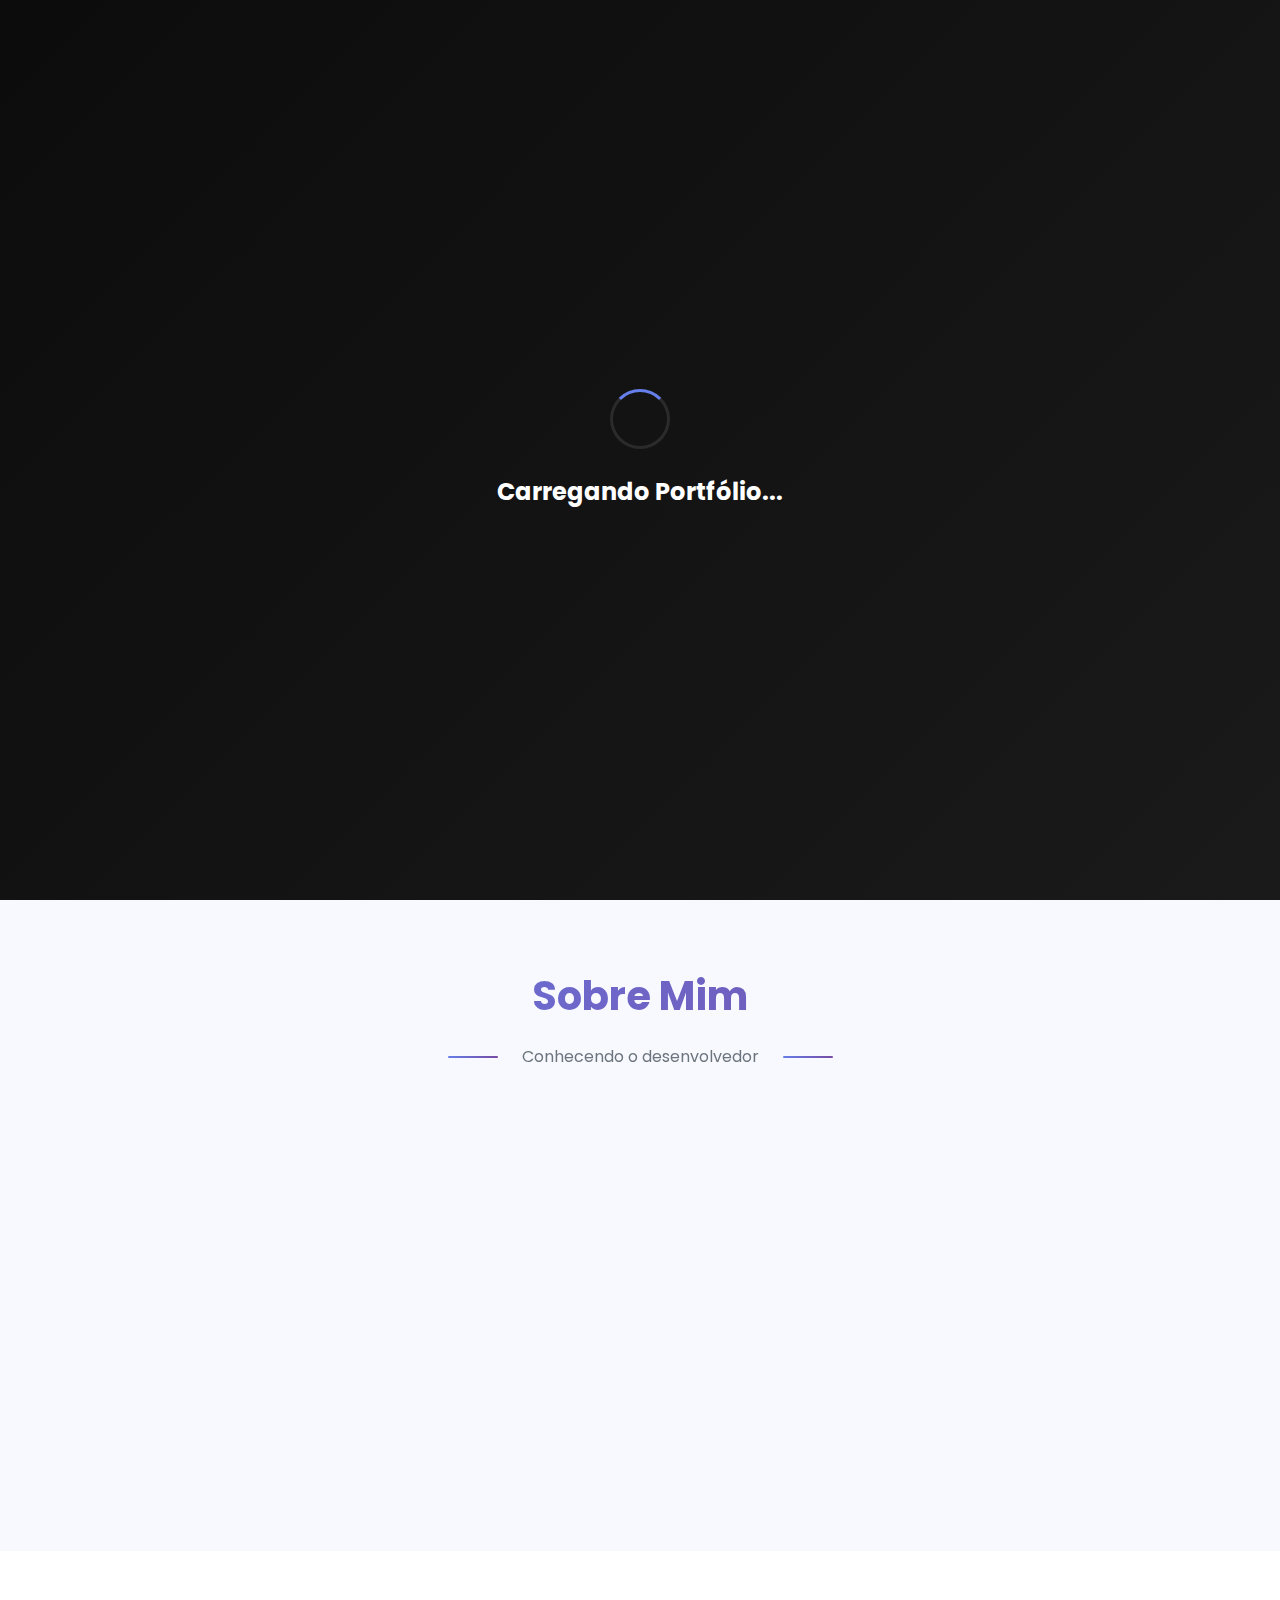
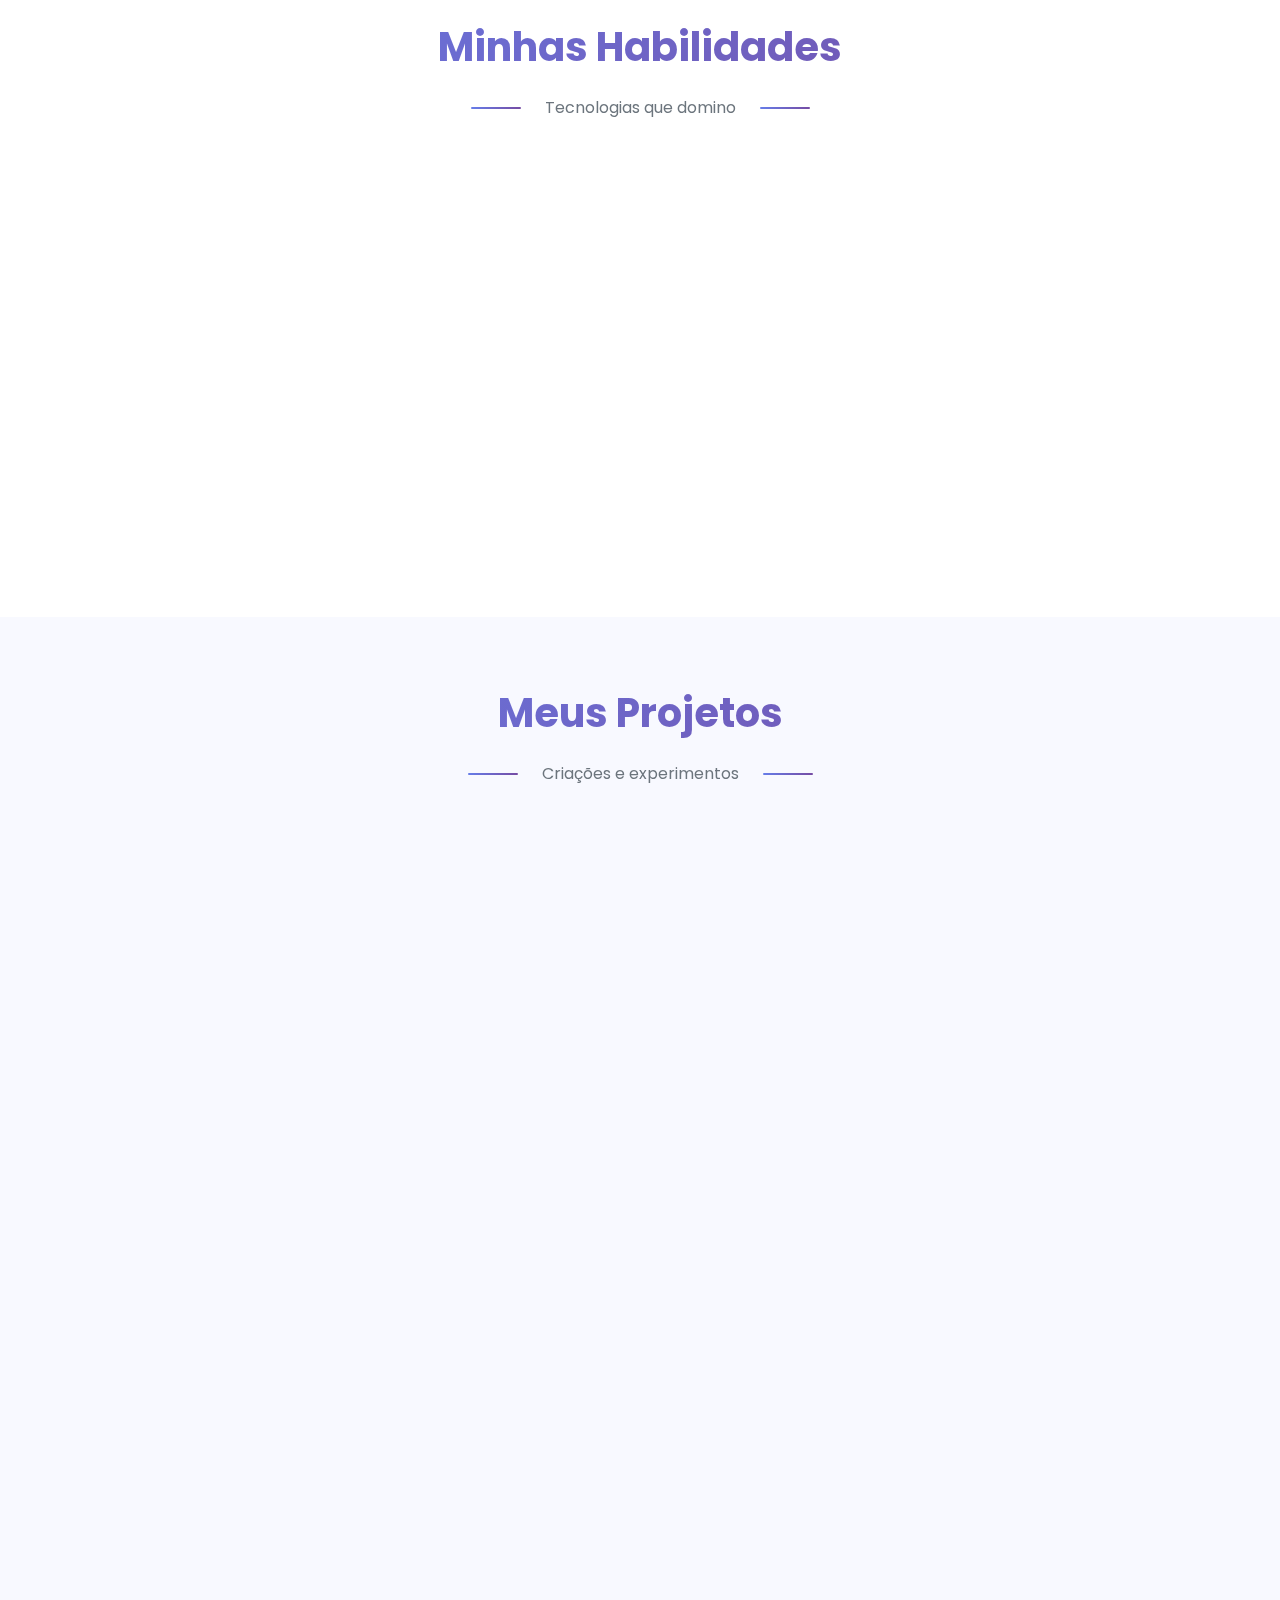
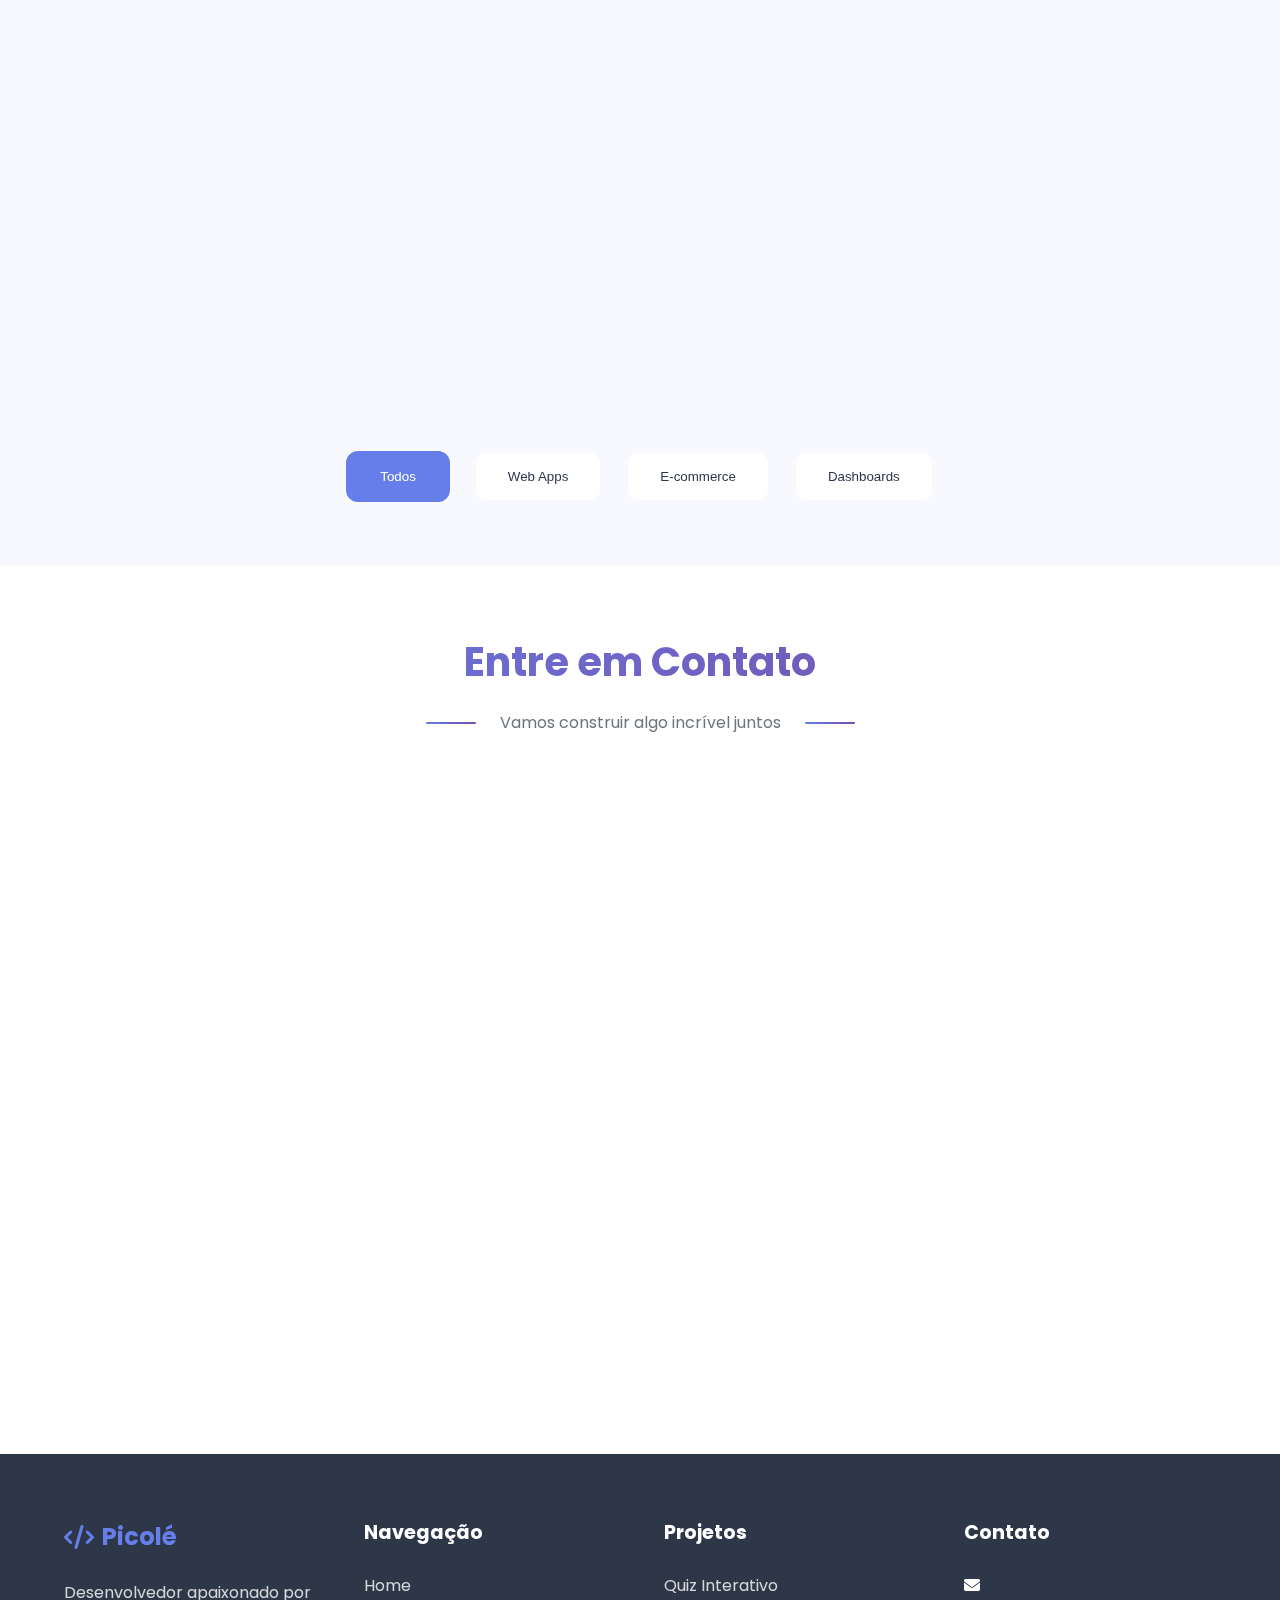
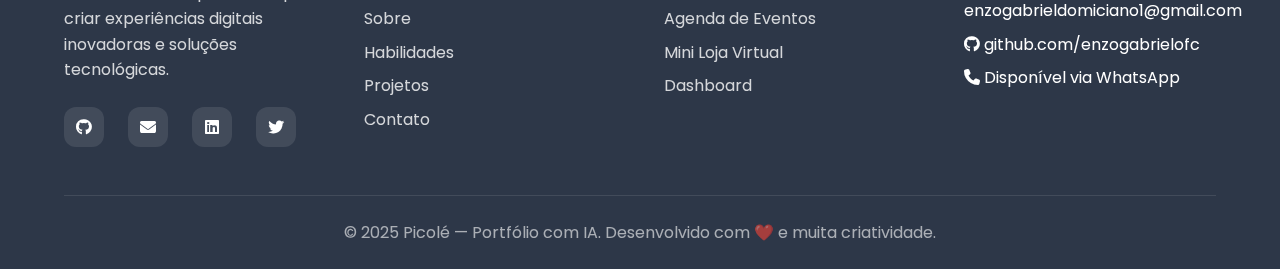
<file: index.html>
<!DOCTYPE html>
<html lang="pt-BR">
<head>
  <meta charset="UTF-8">
  <meta name="viewport" content="width=device-width, initial-scale=1.0">
  <title>Portfólio com IA - Picolé</title>
  <link rel="stylesheet" href="style_new.css">
  <link rel="stylesheet" href="https://cdnjs.cloudflare.com/ajax/libs/font-awesome/6.4.0/css/all.min.css">
  <link href="https://fonts.googleapis.com/css2?family=Poppins:wght@300;400;500;600;700&display=swap" rel="stylesheet">
</head>
<body>
  <!-- Particles background -->
  <div id="particles"></div>
  
  <!-- Loading screen -->
  <div id="loading-screen">
    <div class="loading-content">
      <div class="loader"></div>
      <h2>Carregando Portfólio...</h2>
    </div>
  </div>

  <header class="hero">
    <nav class="navbar">
      <div class="nav-container">
        <div class="logo">
          <i class="fas fa-code"></i>
          <span>Picolé</span>
        </div>
        <ul class="nav-menu">
          <li><a href="#home">Home</a></li>
          <li><a href="#sobre">Sobre</a></li>
          <li><a href="#habilidades">Habilidades</a></li>
          <li><a href="#projetos">Projetos</a></li>
          <li><a href="#contato">Contato</a></li>
        </ul>
        <div class="hamburger">
          <span></span>
          <span></span>
          <span></span>
        </div>
      </div>
    </nav>
    
    <div class="hero-content" id="home">
      <div class="hero-text">
        <h1>Olá, eu sou <span class="highlight">Picolé</span></h1>
        <h2 class="typing-text"></h2>
        <p class="hero-description">Desenvolvedor apaixonado por tecnologia e inteligência artificial. Criando soluções inovadoras e experiências digitais únicas.</p>
        <div class="hero-buttons">
          <a href="#projetos" class="btn-primary">
            <i class="fas fa-rocket"></i>
            Ver Projetos
          </a>
          <a href="#contato" class="btn-secondary">
            <i class="fas fa-envelope"></i>
            Contato
          </a>
        </div>
        <div class="social-links">
          <a href="https://github.com/enzogabrielofc" target="_blank">
            <i class="fab fa-github"></i>
          </a>
          <a href="mailto:enzogabrieldomiciano1@gmail.com">
            <i class="fas fa-envelope"></i>
          </a>
          <a href="#">
            <i class="fab fa-linkedin"></i>
          </a>
          <a href="#">
            <i class="fab fa-twitter"></i>
          </a>
        </div>
      </div>
      <div class="hero-image">
        <div class="image-container">
          <div class="floating-elements">
            <div class="floating-element">💻</div>
            <div class="floating-element">🚀</div>
            <div class="floating-element">⚡</div>
            <div class="floating-element">🎯</div>
            <div class="floating-element">🔥</div>
          </div>
        </div>
      </div>
    </div>
    
    <div class="scroll-indicator">
      <span></span>
      <span></span>
      <span></span>
    </div>
  </header>

  <main>
    <!-- Sobre Seção -->
    <section id="sobre" class="section">
      <div class="container">
        <div class="section-header">
          <h2>Sobre Mim</h2>
          <div class="section-subtitle">
            <span class="line"></span>
            <p>Conhecendo o desenvolvedor</p>
            <span class="line"></span>
          </div>
        </div>
        <div class="about-content">
          <div class="about-text">
            <p class="intro">Olá! Sou Picolé, um desenvolvedor apaixonado por criar experiências digitais únicas e inovadoras.</p>
            <p>Com uma paixão especial por <strong>inteligência artificial</strong> e <strong>tecnologias emergentes</strong>, sempre busco estar na vanguarda do desenvolvimento web. Minha jornada na programação começou com curiosidade e evoluiu para uma verdadeira paixão por resolver problemas complexos.</p>
            <div class="stats">
              <div class="stat-item">
                <div class="stat-number" data-target="4">11</div>
                <div class="stat-label">Projetos</div>
              </div>
              <div class="stat-item">
                <div class="stat-number" data-target="2">1</div>
                <div class="stat-label">Anos de Experiência</div>
              </div>
              <div class="stat-item">
                <div class="stat-number" data-target="50">7</div>
                <div class="stat-label">Commits no GitHub</div>
              </div>
            </div>
          </div>
          <div class="about-image">
            <div class="image-wrapper">
              <div class="code-snippet">
                <div class="code-header">
                  <div class="dots">
                    <span></span><span></span><span></span>
                  </div>
                  <span>about.js</span>
                </div>
                <div class="code-body">
                  <span class="comment">// Desenvolvedor em constante evolução</span><br>
                  <span class="keyword">const</span> <span class="variable">developer</span> = {<br>
                  &nbsp;&nbsp;<span class="property">name</span>: <span class="string">'Picolé'</span>,<br>
                  &nbsp;&nbsp;<span class="property">skills</span>: [<span class="string">'JavaScript'</span>, <span class="string">'HTML'</span>, <span class="string">'CSS'</span>],<br>
                  &nbsp;&nbsp;<span class="property">passion</span>: <span class="string">'Inteligência Artificial'</span>,<br>
                  &nbsp;&nbsp;<span class="property">mission</span>: <span class="string">'Criar o futuro'</span><br>
                  };
                </div>
              </div>
            </div>
          </div>
        </div>
      </div>
    </section>

    <!-- Habilidades Seção -->
    <section id="habilidades" class="section skills-section">
      <div class="container">
        <div class="section-header">
          <h2>Minhas Habilidades</h2>
          <div class="section-subtitle">
            <span class="line"></span>
            <p>Tecnologias que domino</p>
            <span class="line"></span>
          </div>
        </div>
        <div class="skills-grid">
          <div class="skill-category">
            <h3><i class="fas fa-laptop-code"></i> Frontend</h3>
            <div class="skills-list">
              <div class="skill-item">
                <div class="skill-info">
                  <span>HTML5</span>
                  <span>90%</span>
                </div>
                <div class="skill-bar">
                  <div class="skill-progress" data-width="90%"></div>
                </div>
              </div>
              <div class="skill-item">
                <div class="skill-info">
                  <span>CSS3</span>
                  <span>85%</span>
                </div>
                <div class="skill-bar">
                  <div class="skill-progress" data-width="85%"></div>
                </div>
              </div>
              <div class="skill-item">
                <div class="skill-info">
                  <span>JavaScript</span>
                  <span>80%</span>
                </div>
                <div class="skill-bar">
                  <div class="skill-progress" data-width="80%"></div>
                </div>
              </div>
            </div>
          </div>
          
          <div class="skill-category">
            <h3><i class="fas fa-robot"></i> IA & Tecnologia</h3>
            <div class="skills-list">
              <div class="skill-item">
                <div class="skill-info">
                  <span>Machine Learning</span>
                  <span>70%</span>
                </div>
                <div class="skill-bar">
                  <div class="skill-progress" data-width="70%"></div>
                </div>
              </div>
              <div class="skill-item">
                <div class="skill-info">
                  <span>APIs & Chatbots</span>
                  <span>75%</span>
                </div>
                <div class="skill-bar">
                  <div class="skill-progress" data-width="75%"></div>
                </div>
              </div>
              <div class="skill-item">
                <div class="skill-info">
                  <span>Data Analysis</span>
                  <span>65%</span>
                </div>
                <div class="skill-bar">
                  <div class="skill-progress" data-width="65%"></div>
                </div>
              </div>
            </div>
          </div>
          
          <div class="skill-category">
            <h3><i class="fas fa-tools"></i> Ferramentas</h3>
            <div class="tools-grid">
              <div class="tool-item"><i class="fab fa-git-alt"></i> Git</div>
              <div class="tool-item"><i class="fab fa-github"></i> GitHub</div>
              <div class="tool-item"><i class="fas fa-code"></i> VS Code</div>
              <div class="tool-item"><i class="fab fa-figma"></i> Figma</div>
            </div>
          </div>
        </div>
      </div>
    </section>

    <!-- Projetos Seção -->
    <section id="projetos" class="section projects-section">
      <div class="container">
        <div class="section-header">
          <h2>Meus Projetos</h2>
          <div class="section-subtitle">
            <span class="line"></span>
            <p>Criações e experimentos</p>
            <span class="line"></span>
          </div>
        </div>
        <div class="projects-grid">
          <div class="project-card" data-category="web">
            <div class="project-image">
              <div class="project-overlay">
                <div class="project-links">
                  <a href="quiz/index.html" class="project-link">
                    <i class="fas fa-external-link-alt"></i>
                  </a>
                  <a href="#" class="project-link">
                    <i class="fab fa-github"></i>
                  </a>
                </div>
              </div>
              <div class="project-icon">
                <i class="fas fa-question-circle"></i>
              </div>
            </div>
            <div class="project-content">
              <span class="project-category">Web App</span>
              <h3>Quiz Interativo</h3>
              <p>Um quiz básico e interativo para testar conhecimentos bíblicos com interface moderna e responsiva.</p>
              <div class="project-tags">
                <span class="tag">HTML5</span>
                <span class="tag">CSS3</span>
                <span class="tag">JavaScript</span>
              </div>
            </div>
          </div>

          <div class="project-card" data-category="web">
            <div class="project-image">
              <div class="project-overlay">
                <div class="project-links">
                  <a href="agenda/index.html" class="project-link">
                    <i class="fas fa-external-link-alt"></i>
                  </a>
                  <a href="#" class="project-link">
                    <i class="fab fa-github"></i>
                  </a>
                </div>
              </div>
              <div class="project-icon">
                <i class="fas fa-calendar-alt"></i>
              </div>
            </div>
            <div class="project-content">
              <span class="project-category">Productivity</span>
              <h3>Agenda de Eventos</h3>
              <p>Sistema completo de gerenciamento de eventos e tarefas diárias com interface intuitiva.</p>
              <div class="project-tags">
                <span class="tag">JavaScript</span>
                <span class="tag">LocalStorage</span>
                <span class="tag">Responsive</span>
              </div>
            </div>
          </div>

          <div class="project-card" data-category="ecommerce">
            <div class="project-image">
              <div class="project-overlay">
                <div class="project-links">
                  <a href="loja/index.php" class="project-link">
                    <i class="fas fa-external-link-alt"></i>
                  </a>
                  <a href="#" class="project-link">
                    <i class="fab fa-github"></i>
                  </a>
                </div>
              </div>
              <div class="project-icon">
                <i class="fas fa-shopping-cart"></i>
              </div>
            </div>
            <div class="project-content">
              <span class="project-category">E-commerce</span>
              <h3>Mini Loja Virtual</h3>
              <p>Plataforma de vendas online com carrinho de compras, busca avançada e sistema de pagamento.</p>
              <div class="project-tags">
                <span class="tag">JavaScript</span>
                <span class="tag">Cart System</span>
                <span class="tag">UI/UX</span>
              </div>
            </div>
          </div>

          <div class="project-card" data-category="dashboard">
            <div class="project-image">
              <div class="project-overlay">
                <div class="project-links">
                  <a href="Dashboard/index.html" class="project-link">
                    <i class="fas fa-external-link-alt"></i>
                  </a>
                  <a href="#" class="project-link">
                    <i class="fab fa-github"></i>
                  </a>
                </div>
              </div>
              <div class="project-icon">
                <i class="fas fa-chart-bar"></i>
              </div>
            </div>
            <div class="project-content">
              <span class="project-category">Dashboard</span>
              <h3>Dashboard Analítico</h3>
              <p>Painel administrativo com gráficos interativos, métricas em tempo real e gerenciamento de conteúdo.</p>
              <div class="project-tags">
                <span class="tag">Data Viz</span>
                <span class="tag">Charts</span>
                <span class="tag">Admin Panel</span>
              </div>
            </div>
          </div>
        </div>
        
        <!-- Filtros de Projeto -->
        <div class="project-filters">
          <button class="filter-btn active" data-filter="all">Todos</button>
          <button class="filter-btn" data-filter="web">Web Apps</button>
          <button class="filter-btn" data-filter="ecommerce">E-commerce</button>
          <button class="filter-btn" data-filter="dashboard">Dashboards</button>
        </div>
      </div>
    </section>

    <!-- Contato Seção -->
    <section id="contato" class="section contact-section">
      <div class="container">
        <div class="section-header">
          <h2>Entre em Contato</h2>
          <div class="section-subtitle">
            <span class="line"></span>
            <p>Vamos construir algo incrível juntos</p>
            <span class="line"></span>
          </div>
        </div>
        <div class="contact-content">
          <div class="contact-info">
            <div class="contact-item">
              <div class="contact-icon">
                <i class="fas fa-envelope"></i>
              </div>
              <div class="contact-details">
                <h3>Email</h3>
                <p><a href="mailto:enzogabrieldomiciano1@gmail.com">enzogabrieldomiciano1@gmail.com</a></p>
              </div>
            </div>
            <div class="contact-item">
              <div class="contact-icon">
                <i class="fab fa-github"></i>
              </div>
              <div class="contact-details">
                <h3>GitHub</h3>
                <p><a href="https://github.com/enzogabrielofc" target="_blank">github.com/enzogabrielofc</a></p>
              </div>
            </div>
            <div class="contact-item">
              <div class="contact-icon">
                <i class="fas fa-phone"></i>
              </div>
              <div class="contact-details">
                <h3>Telefone</h3>
                <p>Disponível via WhatsApp</p>
              </div>
            </div>
          </div>
          <div class="contact-form">
            <form id="contact-form">
              <div class="form-group">
                <input type="text" id="name" name="name" placeholder="Seu nome" required>
                <label for="name">Nome</label>
              </div>
              <div class="form-group">
                <input type="email" id="email" name="email" placeholder="Seu email" required>
                <label for="email">Email</label>
              </div>
              <div class="form-group">
                <input type="text" id="subject" name="subject" placeholder="Assunto" required>
                <label for="subject">Assunto</label>
              </div>
              <div class="form-group">
                <textarea id="message" name="message" placeholder="Sua mensagem" rows="5" required></textarea>
                <label for="message">Mensagem</label>
              </div>
              <button type="submit" class="submit-btn">
                <span>Enviar Mensagem</span>
                <i class="fas fa-paper-plane"></i>
              </button>
            </form>
          </div>
        </div>
      </div>
    </section>
  </main>

  <!-- Botão flutuante do chat -->
  <div class="chat-toggle" id="openChat">
    <i class="fas fa-comments"></i>
    <div class="chat-notification">1</div>
  </div>

  <!-- Caixa de chat melhorada -->
  <div id="chatbox" class="chatbox">
    <div class="chat-header">
      <div class="chat-avatar">
        <i class="fas fa-robot"></i>
      </div>
      <div class="chat-info">
        <h4>IA Assistant</h4>
        <span class="status online">Online agora</span>
      </div>
      <button class="chat-close" id="closeChat">
        <i class="fas fa-times"></i>
      </button>
    </div>
    <div id="chat-messages" class="chat-messages"></div>
    <div class="chat-input-container">
      <input type="text" id="userInput" placeholder="Digite sua pergunta..." autocomplete="off">
      <button id="sendBtn" class="send-btn">
        <i class="fas fa-paper-plane"></i>
      </button>
    </div>
  </div>

  <!-- Footer -->
  <footer class="footer">
    <div class="container">
      <div class="footer-content">
        <div class="footer-section">
          <div class="footer-logo">
            <i class="fas fa-code"></i>
            <span>Picolé</span>
          </div>
          <p>Desenvolvedor apaixonado por criar experiências digitais inovadoras e soluções tecnológicas.</p>
          <div class="footer-social">
            <a href="https://github.com/enzogabrielofc" target="_blank">
              <i class="fab fa-github"></i>
            </a>
            <a href="mailto:enzogabrieldomiciano1@gmail.com">
              <i class="fas fa-envelope"></i>
            </a>
            <a href="#">
              <i class="fab fa-linkedin"></i>
            </a>
            <a href="#">
              <i class="fab fa-twitter"></i>
            </a>
          </div>
        </div>
        <div class="footer-section">
          <h4>Navegação</h4>
          <ul>
            <li><a href="#home">Home</a></li>
            <li><a href="#sobre">Sobre</a></li>
            <li><a href="#habilidades">Habilidades</a></li>
            <li><a href="#projetos">Projetos</a></li>
            <li><a href="#contato">Contato</a></li>
          </ul>
        </div>
        <div class="footer-section">
          <h4>Projetos</h4>
          <ul>
            <li><a href="quiz/index.html">Quiz Interativo</a></li>
            <li><a href="agenda/index.html">Agenda de Eventos</a></li>
            <li><a href="loja/index.html">Mini Loja Virtual</a></li>
            <li><a href="Dashboard/index.html">Dashboard</a></li>
          </ul>
        </div>
        <div class="footer-section">
          <h4>Contato</h4>
          <ul>
            <li><i class="fas fa-envelope"></i> enzogabrieldomiciano1@gmail.com</li>
            <li><i class="fab fa-github"></i> github.com/enzogabrielofc</li>
            <li><i class="fas fa-phone"></i> Disponível via WhatsApp</li>
          </ul>
        </div>
      </div>
      <div class="footer-bottom">
        <p>&copy; 2025 Picolé — Portfólio com IA. Desenvolvido com ❤️ e muita criatividade.</p>
      </div>
    </div>
  </footer>

  <script src="script.js"></script>
</body>
</html>
</file>
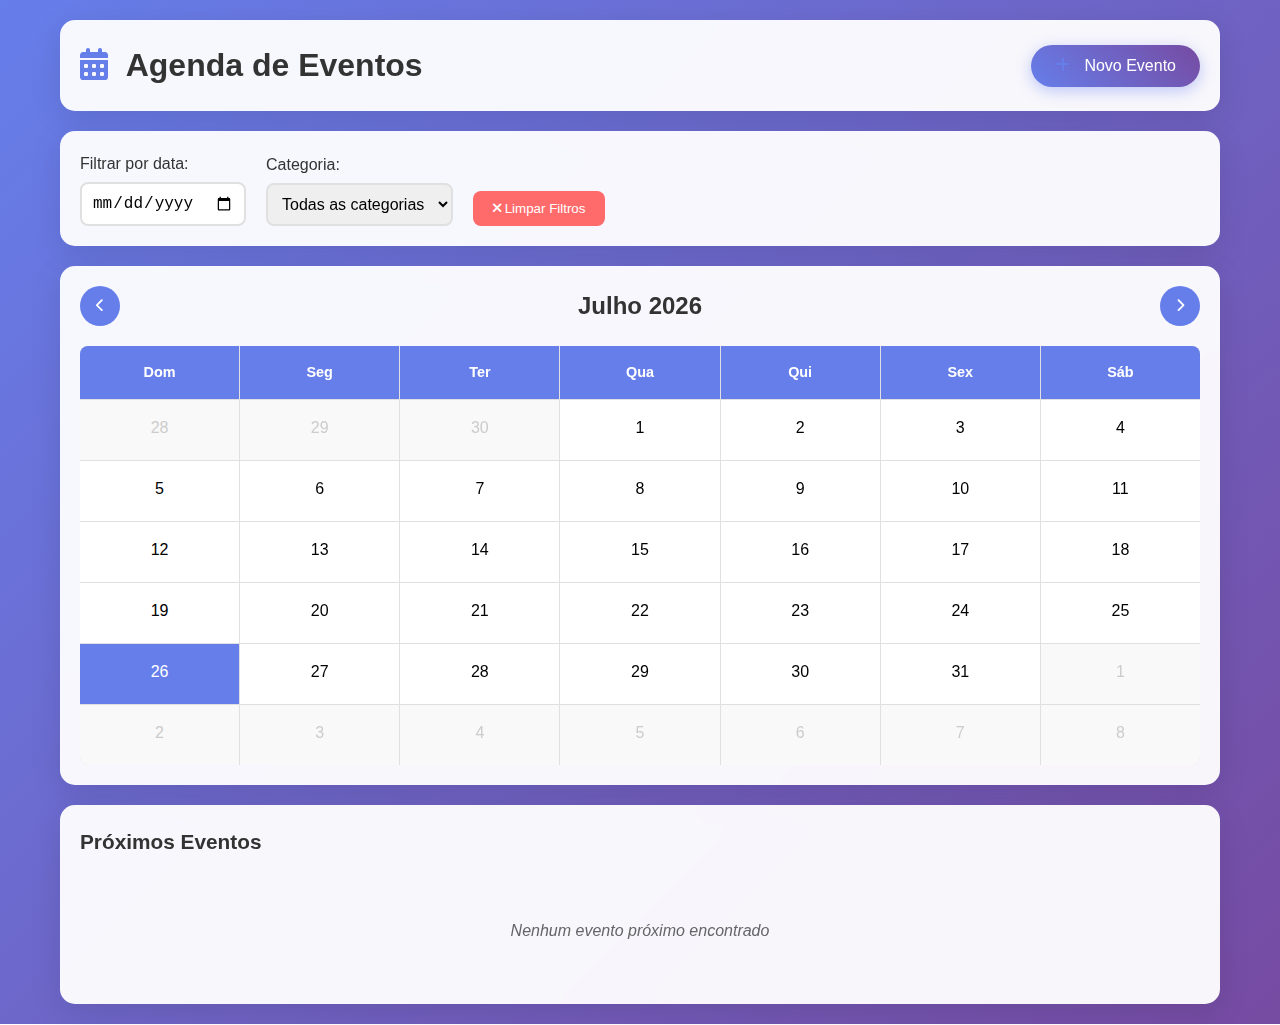
<file: agenda/index.html>
<!DOCTYPE html>
<html lang="pt-br">
<head>
    <meta charset="UTF-8">
    <meta name="viewport" content="width=device-width, initial-scale=1.0">
    <title>Agenda de Eventos - Inovatec</title>
    <link rel="stylesheet" href="style.css">
    <link href="https://cdnjs.cloudflare.com/ajax/libs/font-awesome/6.0.0/css/all.min.css" rel="stylesheet">
</head>
<body>
    <div class="container">
        <header class="header">
            <h1><i class="fas fa-calendar-alt"></i> Agenda de Eventos</h1>
            <button class="btn-novo-evento" onclick="abrirModal()">
                <i class="fas fa-plus"></i> Novo Evento
            </button>
        </header>

        <div class="filtros">
            <div class="filtro-data">
                <label for="filtroData">Filtrar por data:</label>
                <input type="date" id="filtroData" onchange="filtrarEventos()">
            </div>
            <div class="filtro-categoria">
                <label for="filtroCategoria">Categoria:</label>
                <select id="filtroCategoria" onchange="filtrarEventos()">
                    <option value="">Todas as categorias</option>
                    <option value="trabalho">Trabalho</option>
                    <option value="pessoal">Pessoal</option>
                    <option value="reuniao">Reunião</option>
                    <option value="evento">Evento</option>
                    <option value="lembrete">Lembrete</option>
                </select>
            </div>
            <button class="btn-limpar-filtros" onclick="limparFiltros()">
                <i class="fas fa-times"></i> Limpar Filtros
            </button>
        </div>

        <div class="calendario-container">
            <div class="calendario-header">
                <button class="btn-nav" onclick="navegarMes(-1)">
                    <i class="fas fa-chevron-left"></i>
                </button>
                <h2 id="mesAno"></h2>
                <button class="btn-nav" onclick="navegarMes(1)">
                    <i class="fas fa-chevron-right"></i>
                </button>
            </div>
            <div class="calendario" id="calendario"></div>
        </div>

        <div class="eventos-lista">
            <h3>Próximos Eventos</h3>
            <div id="listaEventos"></div>
        </div>
    </div>

    <!-- Modal para adicionar/editar eventos -->
    <div id="modalEvento" class="modal">
        <div class="modal-content">
            <div class="modal-header">
                <h2 id="modalTitulo">Novo Evento</h2>
                <span class="close" onclick="fecharModal()">&times;</span>
            </div>
            <form id="formEvento" onsubmit="salvarEvento(event)">
                <div class="form-group">
                    <label for="tituloEvento">Título:</label>
                    <input type="text" id="tituloEvento" required>
                </div>
                
                <div class="form-group">
                    <label for="descricaoEvento">Descrição:</label>
                    <textarea id="descricaoEvento" rows="3"></textarea>
                </div>
                
                <div class="form-row">
                    <div class="form-group">
                        <label for="dataEvento">Data:</label>
                        <input type="date" id="dataEvento" required>
                    </div>
                    <div class="form-group">
                        <label for="horaEvento">Hora:</label>
                        <input type="time" id="horaEvento" required>
                    </div>
                </div>
                
                <div class="form-group">
                    <label for="categoriaEvento">Categoria:</label>
                    <select id="categoriaEvento" required>
                        <option value="">Selecione uma categoria</option>
                        <option value="trabalho">Trabalho</option>
                        <option value="pessoal">Pessoal</option>
                        <option value="reuniao">Reunião</option>
                        <option value="evento">Evento</option>
                        <option value="lembrete">Lembrete</option>
                    </select>
                </div>
                
                <div class="form-group">
                    <label for="localEvento">Local:</label>
                    <input type="text" id="localEvento">
                </div>
                
                <div class="form-group">
                    <label>
                        <input type="checkbox" id="lembrarEvento">
                        Lembrar 15 minutos antes
                    </label>
                </div>
                
                <div class="form-actions">
                    <button type="button" class="btn-cancelar" onclick="fecharModal()">Cancelar</button>
                    <button type="submit" class="btn-salvar">Salvar</button>
                </div>
            </form>
        </div>
    </div>

    <!-- Modal de confirmação para excluir -->
    <div id="modalConfirmacao" class="modal">
        <div class="modal-content modal-pequeno">
            <div class="modal-header">
                <h2>Confirmar Exclusão</h2>
                <span class="close" onclick="fecharModalConfirmacao()">&times;</span>
            </div>
            <p>Tem certeza que deseja excluir este evento?</p>
            <div class="form-actions">
                <button type="button" class="btn-cancelar" onclick="fecharModalConfirmacao()">Cancelar</button>
                <button type="button" class="btn-excluir" onclick="confirmarExclusao()">Excluir</button>
            </div>
        </div>
    </div>

    <script src="agenda-eventos.js"></script>
</body>
</html>
</file>
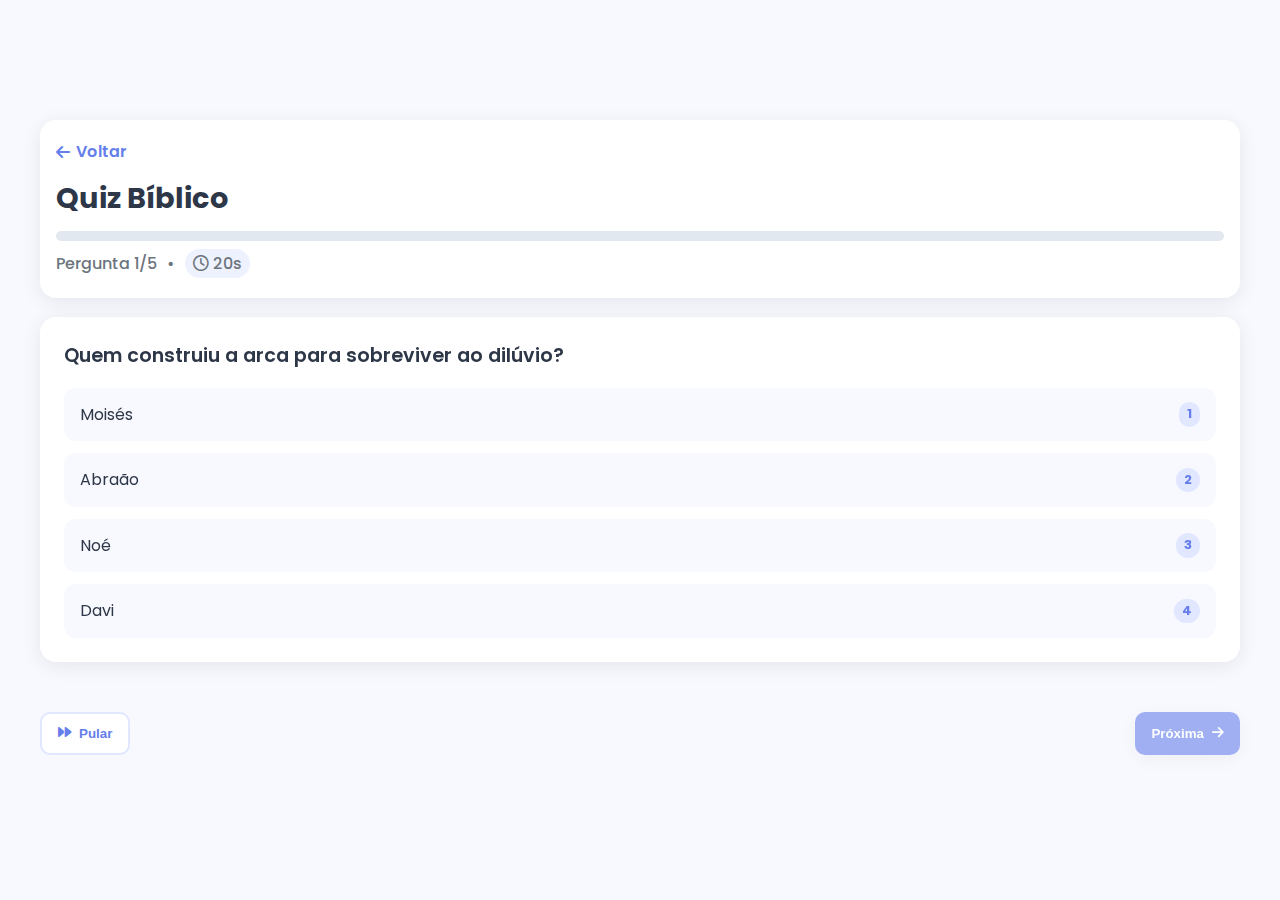
<file: quiz/index.html>
<!DOCTYPE html>
<html lang="pt-BR">
<head>
  <meta charset="UTF-8">
  <meta name="viewport" content="width=device-width, initial-scale=1.0">
  <title>Quiz Bíblico</title>
  <link rel="stylesheet" href="../style_new.css">
  <link rel="stylesheet" href="style.css">
  <link rel="stylesheet" href="https://cdnjs.cloudflare.com/ajax/libs/font-awesome/6.4.0/css/all.min.css">
  <link href="https://fonts.googleapis.com/css2?family=Poppins:wght@300;400;500;600;700&display=swap" rel="stylesheet">
</head>
<body class="quiz-body">
  <div class="quiz-app container">
    <header class="quiz-header">
      <a class="back-link" href="../index.html"><i class="fas fa-arrow-left"></i> Voltar</a>
      <h1>Quiz Bíblico</h1>
      <div class="stats-bar">
        <div class="progress"><div class="progress-fill" id="progressFill" style="width:0%"></div></div>
        <div class="counters">
          <span id="questionCounter">Pergunta 1/5</span>
          <span class="divider">•</span>
          <span class="timer"><i class="far fa-clock"></i> <span id="timer">20</span>s</span>
        </div>
      </div>
    </header>

    <main class="quiz-main">
      <div class="card question-card">
        <div id="question" class="question">Carregando pergunta...</div>
        <div id="options" class="options"></div>
      </div>

      <div id="feedback" class="feedback" aria-live="polite"></div>

      <div class="quiz-controls">
        <button id="skipBtn" class="btn-secondary"><i class="fas fa-forward"></i> Pular</button>
        <button id="nextBtn" class="btn-primary" disabled>Próxima <i class="fas fa-arrow-right"></i></button>
      </div>

      <section id="scoreView" class="score-view hidden">
        <div class="score-card">
          <div class="score-visual">
            <div class="score-ring" id="scoreRing">
              <div class="score-percent" id="scorePercent">0%</div>
            </div>
          </div>
          <div class="score-icon" id="scoreIcon">🏅</div>
          <h2>Resultado</h2>
          <p id="scoreText"></p>
          <div class="score-actions">
            <button id="restartBtn" class="btn-primary"><i class="fas fa-redo"></i> Reiniciar</button>
            <a href="../index.html#projetos" class="btn-secondary"><i class="fas fa-home"></i> Portfólio</a>
          </div>
        </div>
      </section>
    </main>
  </div>

  <script src="script.js"></script>
</body>
</html>
</file>
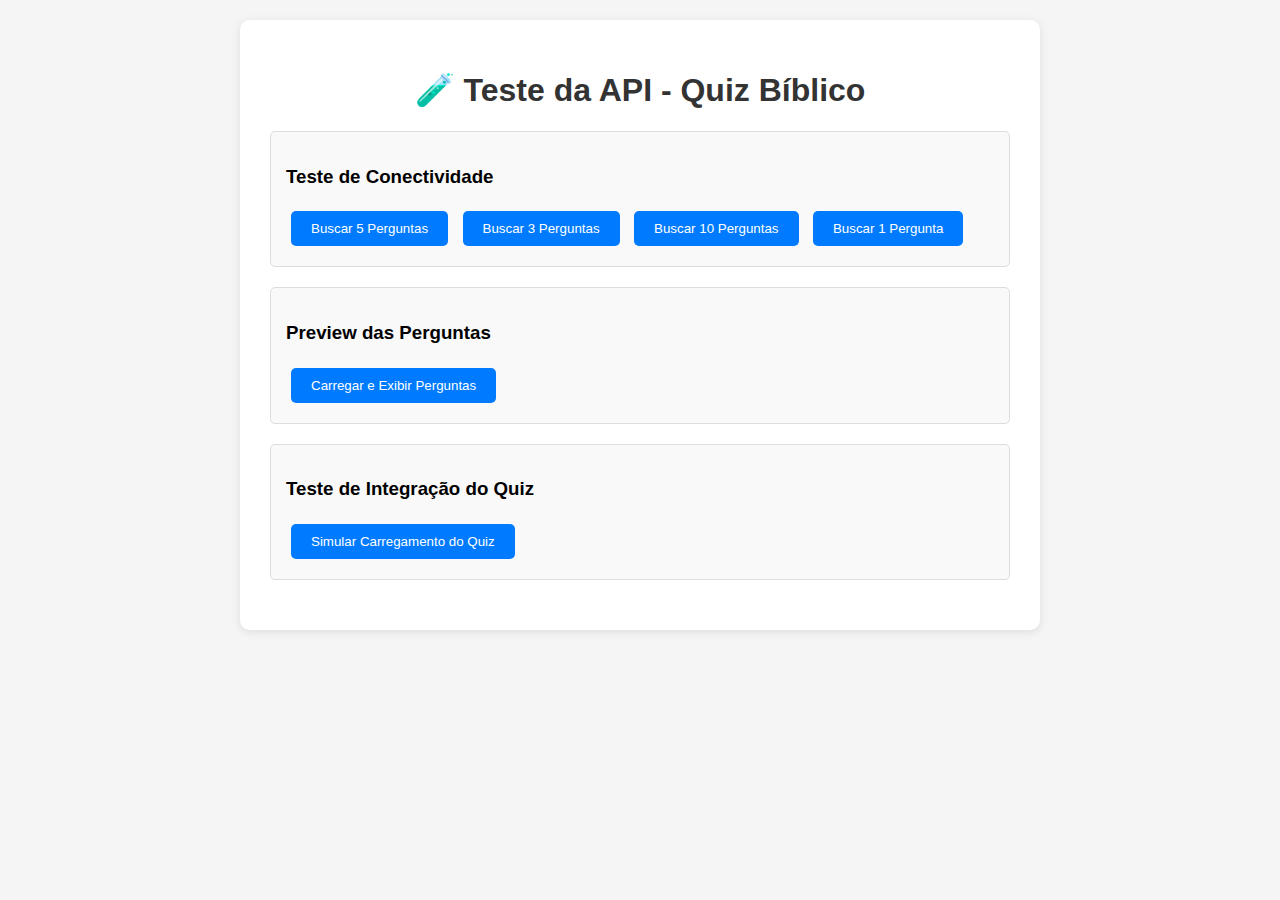
<file: quiz/test-api.html>
<!DOCTYPE html>
<html lang="pt-BR">
<head>
    <meta charset="UTF-8">
    <meta name="viewport" content="width=device-width, initial-scale=1.0">
    <title>Teste API - Quiz Bíblico</title>
    <style>
        body {
            font-family: Arial, sans-serif;
            max-width: 800px;
            margin: 0 auto;
            padding: 20px;
            background: #f5f5f5;
        }
        .container {
            background: white;
            padding: 30px;
            border-radius: 10px;
            box-shadow: 0 2px 10px rgba(0,0,0,0.1);
        }
        h1 {
            color: #333;
            text-align: center;
        }
        .test-section {
            margin: 20px 0;
            padding: 15px;
            border: 1px solid #ddd;
            border-radius: 5px;
            background: #f9f9f9;
        }
        button {
            background: #007bff;
            color: white;
            border: none;
            padding: 10px 20px;
            border-radius: 5px;
            cursor: pointer;
            margin: 5px;
        }
        button:hover {
            background: #0056b3;
        }
        .result {
            margin: 10px 0;
            padding: 10px;
            border-radius: 5px;
            white-space: pre-wrap;
            font-family: monospace;
            font-size: 12px;
        }
        .success {
            background: #d4edda;
            color: #155724;
            border: 1px solid #c3e6cb;
        }
        .error {
            background: #f8d7da;
            color: #721c24;
            border: 1px solid #f5c6cb;
        }
        .question-preview {
            background: #e3f2fd;
            padding: 15px;
            margin: 10px 0;
            border-radius: 5px;
            border-left: 4px solid #2196f3;
        }
        .options {
            margin: 10px 0;
        }
        .option {
            display: block;
            margin: 5px 0;
            padding: 8px;
            background: #f0f0f0;
            border-radius: 3px;
        }
        .correct {
            background: #c8e6c9 !important;
            font-weight: bold;
        }
    </style>
</head>
<body>
    <div class="container">
        <h1>🧪 Teste da API - Quiz Bíblico</h1>
        
        <div class="test-section">
            <h3>Teste de Conectividade</h3>
            <button onclick="testAPI(5)">Buscar 5 Perguntas</button>
            <button onclick="testAPI(3)">Buscar 3 Perguntas</button>
            <button onclick="testAPI(10)">Buscar 10 Perguntas</button>
            <button onclick="testAPI(1)">Buscar 1 Pergunta</button>
            
            <div id="connectivity-result"></div>
        </div>

        <div class="test-section">
            <h3>Preview das Perguntas</h3>
            <button onclick="loadAndDisplayQuestions()">Carregar e Exibir Perguntas</button>
            <div id="questions-preview"></div>
        </div>

        <div class="test-section">
            <h3>Teste de Integração do Quiz</h3>
            <button onclick="testQuizIntegration()">Simular Carregamento do Quiz</button>
            <div id="integration-result"></div>
        </div>
    </div>

    <script>
        async function testAPI(count) {
            const resultEl = document.getElementById('connectivity-result');
            
            try {
                resultEl.innerHTML = '<div style="color: #007bff;">⏳ Testando API...</div>';
                
                const response = await fetch(`api.php?count=${count}`);
                const data = await response.json();
                
                if (data.success) {
                    resultEl.innerHTML = `
                        <div class="result success">
                            ✅ API funcionando!
                            
                            Status: ${data.success ? 'Sucesso' : 'Erro'}
                            Perguntas recebidas: ${data.count}/${count}
                            Total disponível: ${data.total_available}
                            Timestamp: ${new Date(data.timestamp * 1000).toLocaleString()}
                            
                            Primeira pergunta: "${data.questions[0]?.question}"
                        </div>
                    `;
                } else {
                    resultEl.innerHTML = `
                        <div class="result error">
                            ❌ Erro na API: ${data.error}
                        </div>
                    `;
                }
            } catch (error) {
                resultEl.innerHTML = `
                    <div class="result error">
                        ❌ Erro de conexão: ${error.message}
                    </div>
                `;
            }
        }

        async function loadAndDisplayQuestions() {
            const previewEl = document.getElementById('questions-preview');
            
            try {
                previewEl.innerHTML = '<div style="color: #007bff;">⏳ Carregando perguntas...</div>';
                
                const response = await fetch('api.php?count=3');
                const data = await response.json();
                
                if (data.success && data.questions) {
                    let html = '';
                    
                    data.questions.forEach((q, index) => {
                        html += `
                            <div class="question-preview">
                                <h4>Pergunta ${index + 1}: ${q.question}</h4>
                                <div class="options">
                                    ${q.options.map((option, optIndex) => 
                                        `<span class="option ${optIndex === q.correct ? 'correct' : ''}">${optIndex + 1}. ${option}</span>`
                                    ).join('')}
                                </div>
                                <small><strong>Resposta correta:</strong> ${q.options[q.correct]} (${q.reference})</small>
                            </div>
                        `;
                    });
                    
                    previewEl.innerHTML = html;
                } else {
                    previewEl.innerHTML = `<div class="result error">Erro: ${data.error}</div>`;
                }
            } catch (error) {
                previewEl.innerHTML = `<div class="result error">Erro: ${error.message}</div>`;
            }
        }

        async function testQuizIntegration() {
            const integrationEl = document.getElementById('integration-result');
            
            try {
                integrationEl.innerHTML = '<div style="color: #007bff;">⏳ Simulando integração...</div>';
                
                // Simula o que o quiz faz
                const response = await fetch('api.php?count=5');
                
                if (!response.ok) {
                    throw new Error(`HTTP Error: ${response.status}`);
                }
                
                const data = await response.json();
                
                if (data.success && data.questions) {
                    const quizData = data.questions;
                    
                    integrationEl.innerHTML = `
                        <div class="result success">
                            ✅ Integração funcionando perfeitamente!
                            
                            Perguntas carregadas: ${quizData.length}
                            Estrutura válida: ${quizData.every(q => q.question && q.options && q.correct !== undefined && q.reference)}
                            
                            Exemplo de pergunta carregada:
                            "${quizData[0].question}"
                            
                            Pronto para iniciar o quiz! 🎯
                        </div>
                    `;
                } else {
                    integrationEl.innerHTML = `
                        <div class="result error">
                            ❌ Erro na integração: ${data.error}
                        </div>
                    `;
                }
            } catch (error) {
                integrationEl.innerHTML = `
                    <div class="result error">
                        ❌ Erro na integração: ${error.message}
                        
                        Fallback será usado no quiz real.
                    </div>
                `;
            }
        }

        // Teste automático ao carregar
        window.onload = () => {
            setTimeout(() => testAPI(5), 1000);
        };
    </script>
</body>
</html>
</file>
<file: style_new.css>
/* ===== VARIÁVEIS CSS ===== */
:root {
  /* Cores principais */
  --primary: #667eea;
  --primary-dark: #5a6fd8;
  --secondary: #764ba2;
  --accent: #f093fb;
  --gradient-primary: linear-gradient(135deg, #667eea 0%, #764ba2 100%);
  --gradient-secondary: linear-gradient(135deg, #f093fb 0%, #f5576c 100%);
  --gradient-dark: linear-gradient(135deg, #0c0c0c 0%, #1a1a1a 100%);
  
  /* Cores neutras */
  --white: #ffffff;
  --light-gray: #f8f9ff;
  --gray: #6c757d;
  --dark-gray: #2d3748;
  --black: #1a1a1a;
  
  /* Tipografia */
  --font-primary: 'Poppins', sans-serif;
  --font-weight-light: 300;
  --font-weight-normal: 400;
  --font-weight-medium: 500;
  --font-weight-semibold: 600;
  --font-weight-bold: 700;
  
  /* Espaçamentos */
  --spacing-xs: 0.5rem;
  --spacing-sm: 1rem;
  --spacing-md: 1.5rem;
  --spacing-lg: 2rem;
  --spacing-xl: 3rem;
  --spacing-xxl: 4rem;
  
  /* Bordas */
  --radius-sm: 8px;
  --radius-md: 12px;
  --radius-lg: 16px;
  --radius-xl: 24px;
  
  /* Sombras */
  --shadow-sm: 0 2px 4px rgba(0,0,0,0.05);
  --shadow-md: 0 4px 20px rgba(0,0,0,0.08);
  --shadow-lg: 0 8px 30px rgba(0,0,0,0.12);
  --shadow-xl: 0 20px 60px rgba(0,0,0,0.15);
  
  /* Transições */
  --transition-fast: 0.2s ease;
  --transition-normal: 0.3s ease;
  --transition-slow: 0.5s ease;
}

/* ===== RESET E BASE ===== */
* {
  margin: 0;
  padding: 0;
  box-sizing: border-box;
}

html {
  scroll-behavior: smooth;
}

body {
  font-family: var(--font-primary);
  font-weight: var(--font-weight-normal);
  line-height: 1.6;
  color: var(--dark-gray);
  background: var(--light-gray);
  overflow-x: hidden;
}

a {
  text-decoration: none;
  color: inherit;
}

/* ===== UTILITÁRIOS ===== */
.container {
  max-width: 1200px;
  margin: 0 auto;
  padding: 0 var(--spacing-md);
}

.section {
  padding: var(--spacing-xxl) 0;
}

.section-header {
  text-align: center;
  margin-bottom: var(--spacing-xl);
}

.section-header h2 {
  font-size: 2.5rem;
  font-weight: var(--font-weight-bold);
  background: var(--gradient-primary);
  -webkit-background-clip: text;
  -webkit-text-fill-color: transparent;
  background-clip: text;
  margin-bottom: var(--spacing-sm);
}

.section-subtitle {
  display: flex;
  align-items: center;
  justify-content: center;
  gap: var(--spacing-md);
}

.section-subtitle .line {
  width: 50px;
  height: 2px;
  background: var(--gradient-primary);
  border-radius: 1px;
}

.section-subtitle p {
  color: var(--gray);
  font-size: 1rem;
  white-space: nowrap;
}

/* ===== LOADING SCREEN ===== */
#loading-screen {
  position: fixed;
  top: 0;
  left: 0;
  width: 100%;
  height: 100vh;
  background: var(--gradient-dark);
  display: flex;
  align-items: center;
  justify-content: center;
  z-index: 10000;
  opacity: 1;
  visibility: visible;
  transition: all 0.5s ease;
}

#loading-screen.fade-out {
  opacity: 0;
  visibility: hidden;
}

.loading-content {
  text-align: center;
  color: var(--white);
}

.loader {
  width: 60px;
  height: 60px;
  border: 3px solid rgba(255, 255, 255, 0.1);
  border-top: 3px solid var(--primary);
  border-radius: 50%;
  animation: spin 1s linear infinite;
  margin: 0 auto var(--spacing-md) auto;
}

@keyframes spin {
  0% { transform: rotate(0deg); }
  100% { transform: rotate(360deg); }
}

/* ===== PARTICLES BACKGROUND ===== */
#particles {
  position: fixed;
  top: 0;
  left: 0;
  width: 100%;
  height: 100%;
  pointer-events: none;
  z-index: -1;
}

.particle {
  position: absolute;
  width: 4px;
  height: 4px;
  background: var(--primary);
  border-radius: 50%;
  animation: float 6s ease-in-out infinite;
}

@keyframes float {
  0%, 100% { transform: translateY(0px) rotate(0deg); opacity: 1; }
  50% { transform: translateY(-20px) rotate(180deg); opacity: 0.5; }
}

/* ===== HERO SECTION ===== */
.hero {
  min-height: 100vh;
  background: var(--gradient-primary);
  position: relative;
  overflow: hidden;
  display: flex;
  flex-direction: column;
}

/* Navbar */
.navbar {
  position: fixed;
  top: 0;
  left: 0;
  right: 0;
  background: rgba(255, 255, 255, 0.95);
  backdrop-filter: blur(10px);
  z-index: 1000;
  transition: all var(--transition-normal);
  padding: var(--spacing-sm) 0;
}

.navbar.scrolled {
  background: rgba(255, 255, 255, 0.98);
  box-shadow: var(--shadow-md);
}

.nav-container {
  max-width: 1200px;
  margin: 0 auto;
  padding: 0 var(--spacing-md);
  display: flex;
  align-items: center;
  justify-content: space-between;
}

.logo {
  display: flex;
  align-items: center;
  gap: var(--spacing-xs);
  font-size: 1.5rem;
  font-weight: var(--font-weight-bold);
  color: var(--primary);
}

.nav-menu {
  display: flex;
  list-style: none;
  gap: var(--spacing-lg);
}

.nav-menu a {
  color: var(--dark-gray);
  text-decoration: none;
  font-weight: var(--font-weight-medium);
  position: relative;
  transition: color var(--transition-normal);
}

.nav-menu a::after {
  content: '';
  position: absolute;
  bottom: -5px;
  left: 0;
  width: 0;
  height: 2px;
  background: var(--gradient-primary);
  transition: width var(--transition-normal);
}

.nav-menu a:hover,
.nav-menu a.active {
  color: var(--primary);
}

.nav-menu a:hover::after,
.nav-menu a.active::after {
  width: 100%;
}

/* Hamburger Menu */
.hamburger {
  display: none;
  flex-direction: column;
  cursor: pointer;
  gap: 4px;
}

.hamburger span {
  width: 25px;
  height: 2px;
  background: var(--primary);
  transition: all var(--transition-normal);
}

/* Hero Content */
.hero-content {
  flex: 1;
  display: flex;
  align-items: center;
  max-width: 1200px;
  margin: 0 auto;
  padding: var(--spacing-xxl) var(--spacing-md);
  gap: var(--spacing-xxl);
}

.hero-text {
  flex: 1;
  color: var(--white);
}

.hero-text h1 {
  font-size: 3.5rem;
  font-weight: var(--font-weight-bold);
  line-height: 1.2;
  margin-bottom: var(--spacing-md);
  opacity: 0;
  animation: fadeInUp 1s ease 0.2s forwards;
}

.highlight {
  background: var(--gradient-secondary);
  -webkit-background-clip: text;
  -webkit-text-fill-color: transparent;
  background-clip: text;
}

.typing-text {
  font-size: 1.5rem;
  font-weight: var(--font-weight-medium);
  margin-bottom: var(--spacing-md);
  color: rgba(255, 255, 255, 0.9);
  opacity: 0;
  animation: fadeInUp 1s ease 0.4s forwards;
}

.hero-description {
  font-size: 1.1rem;
  margin-bottom: var(--spacing-lg);
  color: rgba(255, 255, 255, 0.8);
  max-width: 500px;
  opacity: 0;
  animation: fadeInUp 1s ease 0.6s forwards;
}

/* Hero Buttons */
.hero-buttons {
  display: flex;
  gap: var(--spacing-md);
  margin-bottom: var(--spacing-lg);
  opacity: 0;
  animation: fadeInUp 1s ease 0.8s forwards;
}

.btn-primary, .btn-secondary {
  display: inline-flex;
  align-items: center;
  gap: var(--spacing-xs);
  padding: var(--spacing-md) var(--spacing-lg);
  border-radius: var(--radius-md);
  text-decoration: none;
  font-weight: var(--font-weight-medium);
  transition: all var(--transition-normal);
  position: relative;
  overflow: hidden;
}

.btn-primary {
  background: var(--white);
  color: var(--primary);
  box-shadow: var(--shadow-md);
}

.btn-primary:hover {
  transform: translateY(-2px);
  box-shadow: var(--shadow-lg);
}

.btn-secondary {
  background: rgba(255, 255, 255, 0.1);
  color: var(--white);
  border: 2px solid rgba(255, 255, 255, 0.3);
  backdrop-filter: blur(10px);
}

.btn-secondary:hover {
  background: rgba(255, 255, 255, 0.2);
  border-color: rgba(255, 255, 255, 0.5);
  transform: translateY(-2px);
}

/* Social Links */
.social-links {
  display: flex;
  gap: var(--spacing-md);
  opacity: 0;
  animation: fadeInUp 1s ease 1s forwards;
}

.social-links a {
  display: flex;
  align-items: center;
  justify-content: center;
  width: 50px;
  height: 50px;
  background: rgba(255, 255, 255, 0.1);
  color: var(--white);
  border-radius: var(--radius-md);
  text-decoration: none;
  font-size: 1.2rem;
  transition: all var(--transition-normal);
  backdrop-filter: blur(10px);
}

.social-links a:hover {
  background: var(--white);
  color: var(--primary);
  transform: translateY(-3px);
}

/* Hero Image */
.hero-image {
  flex: 1;
  display: flex;
  align-items: center;
  justify-content: center;
  position: relative;
}

.image-container {
  width: 400px;
  height: 400px;
  position: relative;
  opacity: 0;
  animation: fadeInScale 1s ease 1.2s forwards;
}

.floating-elements {
  position: relative;
  width: 100%;
  height: 100%;
}

.floating-element {
  position: absolute;
  font-size: 2rem;
  animation: floatAround 8s ease-in-out infinite;
  background: rgba(255, 255, 255, 0.1);
  backdrop-filter: blur(10px);
  padding: var(--spacing-md);
  border-radius: var(--radius-lg);
}

.floating-element:nth-child(1) {
  top: 10%;
  left: 10%;
  animation-delay: 0s;
}

.floating-element:nth-child(2) {
  top: 20%;
  right: 15%;
  animation-delay: 1s;
}

.floating-element:nth-child(3) {
  bottom: 30%;
  left: 5%;
  animation-delay: 2s;
}

.floating-element:nth-child(4) {
  bottom: 20%;
  right: 10%;
  animation-delay: 3s;
}

.floating-element:nth-child(5) {
  top: 50%;
  left: 50%;
  transform: translate(-50%, -50%);
  animation-delay: 4s;
}

@keyframes floatAround {
  0%, 100% { transform: translateY(0px) rotate(0deg); }
  25% { transform: translateY(-20px) rotate(90deg); }
  50% { transform: translateY(-10px) rotate(180deg); }
  75% { transform: translateY(-30px) rotate(270deg); }
}

/* Scroll Indicator */
.scroll-indicator {
  position: absolute;
  bottom: var(--spacing-lg);
  left: 50%;
  transform: translateX(-50%);
  display: flex;
  flex-direction: column;
  align-items: center;
  gap: 5px;
}

.scroll-indicator span {
  width: 2px;
  height: 10px;
  background: rgba(255, 255, 255, 0.6);
  border-radius: 1px;
  animation: scrollPulse 2s ease-in-out infinite;
}

.scroll-indicator span:nth-child(2) {
  animation-delay: 0.2s;
}

.scroll-indicator span:nth-child(3) {
  animation-delay: 0.4s;
}

@keyframes scrollPulse {
  0%, 100% { opacity: 0.4; transform: scaleY(1); }
  50% { opacity: 1; transform: scaleY(1.5); }
}

/* ===== ABOUT SECTION ===== */
.about-content {
  display: grid;
  grid-template-columns: 1fr 1fr;
  gap: var(--spacing-xxl);
  align-items: center;
}

.about-text {
  opacity: 0;
  animation: fadeInLeft 1s ease forwards;
}

.about-text .intro {
  font-size: 1.3rem;
  font-weight: var(--font-weight-medium);
  color: var(--primary);
  margin-bottom: var(--spacing-md);
}

.about-text p {
  margin-bottom: var(--spacing-md);
  color: var(--gray);
  line-height: 1.8;
}

/* Stats */
.stats {
  display: flex;
  gap: var(--spacing-lg);
  margin-top: var(--spacing-lg);
}

.stat-item {
  text-align: center;
}

.stat-number {
  font-size: 2.5rem;
  font-weight: var(--font-weight-bold);
  color: var(--primary);
  margin-bottom: var(--spacing-xs);
}

.stat-label {
  font-size: 0.9rem;
  color: var(--gray);
  font-weight: var(--font-weight-medium);
}

/* About Image */
.about-image {
  display: flex;
  justify-content: center;
  align-items: center;
  opacity: 0;
  animation: fadeInRight 1s ease forwards;
}

.image-wrapper {
  position: relative;
  max-width: 400px;
  width: 100%;
}

.code-snippet {
  background: var(--dark-gray);
  border-radius: var(--radius-lg);
  overflow: hidden;
  box-shadow: var(--shadow-xl);
  transform: rotate(3deg);
  transition: transform var(--transition-normal);
}

.code-snippet:hover {
  transform: rotate(0deg);
}

.code-header {
  background: #2d3748;
  padding: var(--spacing-sm) var(--spacing-md);
  display: flex;
  align-items: center;
  justify-content: space-between;
  border-bottom: 1px solid #4a5568;
}

.dots {
  display: flex;
  gap: var(--spacing-xs);
}

.dots span {
  width: 12px;
  height: 12px;
  border-radius: 50%;
}

.dots span:nth-child(1) { background: #ff5f56; }
.dots span:nth-child(2) { background: #ffbd2e; }
.dots span:nth-child(3) { background: #27ca3f; }

.code-header span {
  color: var(--white);
  font-size: 0.9rem;
}

.code-body {
  padding: var(--spacing-md);
  font-family: 'Monaco', 'Courier New', monospace;
  font-size: 0.9rem;
  line-height: 1.6;
  color: var(--white);
}

.comment { color: #68d391; }
.keyword { color: #63b3ed; }
.variable { color: #fbb6ce; }
.property { color: #faf089; }
.string { color: #f6ad55; }

/* ===== SKILLS SECTION ===== */
.skills-section {
  background: var(--white);
}

.skills-grid {
  display: grid;
  grid-template-columns: repeat(auto-fit, minmax(350px, 1fr));
  gap: var(--spacing-xl);
}

.skill-category {
  background: var(--light-gray);
  padding: var(--spacing-xl);
  border-radius: var(--radius-lg);
  box-shadow: var(--shadow-md);
  transition: transform var(--transition-normal);
  opacity: 0;
  animation: fadeInUp 1s ease forwards;
}

.skill-category:hover {
  transform: translateY(-5px);
}

.skill-category h3 {
  font-size: 1.3rem;
  color: var(--dark-gray);
  margin-bottom: var(--spacing-lg);
  display: flex;
  align-items: center;
  gap: var(--spacing-sm);
}

.skill-category h3 i {
  color: var(--primary);
}

.skills-list {
  display: flex;
  flex-direction: column;
  gap: var(--spacing-md);
}

.skill-item {
  margin-bottom: var(--spacing-sm);
}

.skill-info {
  display: flex;
  justify-content: space-between;
  margin-bottom: var(--spacing-xs);
}

.skill-info span {
  font-weight: var(--font-weight-medium);
  color: var(--dark-gray);
}

.skill-bar {
  height: 8px;
  background: #e2e8f0;
  border-radius: 4px;
  overflow: hidden;
}

.skill-progress {
  height: 100%;
  background: var(--gradient-primary);
  width: 0;
  border-radius: 4px;
  transition: width 1.5s ease;
}

/* Tools Grid */
.tools-grid {
  display: grid;
  grid-template-columns: repeat(2, 1fr);
  gap: var(--spacing-md);
}

.tool-item {
  background: var(--white);
  padding: var(--spacing-md);
  border-radius: var(--radius-md);
  text-align: center;
  font-weight: var(--font-weight-medium);
  color: var(--dark-gray);
  box-shadow: var(--shadow-sm);
  transition: all var(--transition-normal);
}

.tool-item:hover {
  box-shadow: var(--shadow-md);
  transform: translateY(-2px);
}

.tool-item i {
  color: var(--primary);
  margin-right: var(--spacing-xs);
}

/* ===== PROJECTS SECTION ===== */
.projects-section {
  background: var(--light-gray);
}

.projects-grid {
  display: grid;
  grid-template-columns: repeat(auto-fit, minmax(300px, 1fr));
  gap: var(--spacing-xl);
  margin-bottom: var(--spacing-xl);
}

.project-card {
  background: var(--white);
  border-radius: var(--radius-lg);
  overflow: hidden;
  box-shadow: var(--shadow-md);
  transition: all var(--transition-normal);
  opacity: 0;
  animation: fadeInUp 1s ease forwards;
}

.project-card:hover {
  transform: translateY(-8px);
  box-shadow: var(--shadow-xl);
}

.project-image {
  height: 200px;
  background: var(--gradient-primary);
  position: relative;
  display: flex;
  align-items: center;
  justify-content: center;
  overflow: hidden;
}

.project-overlay {
  position: absolute;
  top: 0;
  left: 0;
  right: 0;
  bottom: 0;
  background: rgba(0, 0, 0, 0.8);
  display: flex;
  align-items: center;
  justify-content: center;
  opacity: 0;
  transition: opacity var(--transition-normal);
}

.project-image:hover .project-overlay {
  opacity: 1;
}

.project-links {
  display: flex;
  gap: var(--spacing-md);
}

.project-link {
  display: flex;
  align-items: center;
  justify-content: center;
  width: 50px;
  height: 50px;
  background: var(--white);
  color: var(--primary);
  border-radius: var(--radius-md);
  text-decoration: none;
  transition: transform var(--transition-normal);
}

.project-link:hover {
  transform: scale(1.1);
}

.project-icon {
  font-size: 3rem;
  color: var(--white);
}

.project-content {
  padding: var(--spacing-lg);
}

.project-category {
  display: inline-block;
  background: var(--gradient-primary);
  color: var(--white);
  padding: var(--spacing-xs) var(--spacing-sm);
  border-radius: var(--radius-sm);
  font-size: 0.8rem;
  font-weight: var(--font-weight-medium);
  margin-bottom: var(--spacing-sm);
}

.project-content h3 {
  color: var(--dark-gray);
  margin-bottom: var(--spacing-sm);
  font-size: 1.3rem;
}

.project-content p {
  color: var(--gray);
  margin-bottom: var(--spacing-md);
  line-height: 1.6;
}

.project-tags {
  display: flex;
  flex-wrap: wrap;
  gap: var(--spacing-xs);
}

.tag {
  background: var(--light-gray);
  color: var(--primary);
  padding: var(--spacing-xs) var(--spacing-sm);
  border-radius: var(--radius-sm);
  font-size: 0.8rem;
  font-weight: var(--font-weight-medium);
}

/* Project Filters */
.project-filters {
  display: flex;
  justify-content: center;
  gap: var(--spacing-md);
  flex-wrap: wrap;
}

.filter-btn {
  background: var(--white);
  color: var(--dark-gray);
  border: 2px solid var(--light-gray);
  padding: var(--spacing-sm) var(--spacing-lg);
  border-radius: var(--radius-md);
  font-weight: var(--font-weight-medium);
  cursor: pointer;
  transition: all var(--transition-normal);
}

.filter-btn:hover,
.filter-btn.active {
  background: var(--primary);
  color: var(--white);
  border-color: var(--primary);
}

/* ===== CONTACT SECTION ===== */
.contact-section {
  background: var(--white);
}

.contact-content {
  display: grid;
  grid-template-columns: 1fr 1fr;
  gap: var(--spacing-xxl);
}

.contact-info {
  opacity: 0;
  animation: fadeInLeft 1s ease forwards;
}

.contact-item {
  display: flex;
  gap: var(--spacing-md);
  margin-bottom: var(--spacing-xl);
}

.contact-icon {
  width: 60px;
  height: 60px;
  background: var(--gradient-primary);
  color: var(--white);
  border-radius: var(--radius-md);
  display: flex;
  align-items: center;
  justify-content: center;
  font-size: 1.5rem;
  flex-shrink: 0;
}

.contact-details h3 {
  color: var(--dark-gray);
  margin-bottom: var(--spacing-xs);
}

.contact-details a {
  color: var(--primary);
  text-decoration: none;
  transition: color var(--transition-normal);
}

.contact-details a:hover {
  color: var(--primary-dark);
}

/* Contact Form */
.contact-form {
  opacity: 0;
  animation: fadeInRight 1s ease forwards;
}

.form-group {
  position: relative;
  margin-bottom: var(--spacing-lg);
}

.form-group input,
.form-group textarea {
  width: 100%;
  padding: var(--spacing-md);
  border: 2px solid var(--light-gray);
  border-radius: var(--radius-md);
  font-family: var(--font-primary);
  font-size: 1rem;
  transition: border-color var(--transition-normal);
  background: var(--white);
}

.form-group input:focus,
.form-group textarea:focus {
  outline: none;
  border-color: var(--primary);
}

.form-group label {
  position: absolute;
  top: var(--spacing-md);
  left: var(--spacing-md);
  color: var(--gray);
  pointer-events: none;
  transition: all var(--transition-normal);
}

.form-group input:focus + label,
.form-group input:not(:placeholder-shown) + label,
.form-group textarea:focus + label,
.form-group textarea:not(:placeholder-shown) + label {
  top: -8px;
  left: var(--spacing-sm);
  background: var(--white);
  padding: 0 var(--spacing-xs);
  font-size: 0.8rem;
  color: var(--primary);
}

.submit-btn {
  background: var(--gradient-primary);
  color: var(--white);
  border: none;
  padding: var(--spacing-md) var(--spacing-xl);
  border-radius: var(--radius-md);
  font-weight: var(--font-weight-medium);
  cursor: pointer;
  transition: all var(--transition-normal);
  display: flex;
  align-items: center;
  gap: var(--spacing-sm);
}

.submit-btn:hover {
  transform: translateY(-2px);
  box-shadow: var(--shadow-lg);
}

/* ===== CHAT WIDGET ===== */
.chat-toggle {
  position: fixed;
  bottom: 30px;
  right: 30px;
  width: 60px;
  height: 60px;
  background: var(--gradient-primary);
  color: var(--white);
  border: none;
  border-radius: 50%;
  display: flex;
  align-items: center;
  justify-content: center;
  font-size: 1.5rem;
  cursor: pointer;
  box-shadow: var(--shadow-lg);
  transition: all var(--transition-normal);
  z-index: 1000;
}

.chat-toggle:hover {
  transform: scale(1.1);
}

.chat-notification {
  position: absolute;
  top: -5px;
  right: -5px;
  width: 20px;
  height: 20px;
  background: var(--gradient-secondary);
  color: var(--white);
  border-radius: 50%;
  display: flex;
  align-items: center;
  justify-content: center;
  font-size: 0.8rem;
  font-weight: var(--font-weight-bold);
}

.chatbox {
  position: fixed;
  bottom: 100px;
  right: 30px;
  width: 350px;
  height: 500px;
  background: var(--white);
  border-radius: var(--radius-lg);
  box-shadow: var(--shadow-xl);
  display: none;
  flex-direction: column;
  overflow: hidden;
  z-index: 1000;
  animation: slideInUp 0.3s ease;
}

.chatbox.active {
  display: flex;
}

@keyframes slideInUp {
  from { opacity: 0; transform: translateY(20px); }
  to { opacity: 1; transform: translateY(0); }
}

.chat-header {
  background: var(--gradient-primary);
  color: var(--white);
  padding: var(--spacing-md);
  display: flex;
  align-items: center;
  gap: var(--spacing-sm);
}

.chat-avatar {
  width: 40px;
  height: 40px;
  background: rgba(255, 255, 255, 0.2);
  border-radius: 50%;
  display: flex;
  align-items: center;
  justify-content: center;
  font-size: 1.2rem;
}

.chat-info h4 {
  margin: 0;
  font-size: 1rem;
}

.status {
  font-size: 0.8rem;
  opacity: 0.8;
}

.status.online {
  color: #68d391;
}

.chat-close {
  margin-left: auto;
  background: none;
  border: none;
  color: var(--white);
  font-size: 1.2rem;
  cursor: pointer;
  padding: var(--spacing-xs);
  border-radius: var(--radius-sm);
  transition: background var(--transition-normal);
}

.chat-close:hover {
  background: rgba(255, 255, 255, 0.1);
}

.chat-messages {
  flex: 1;
  padding: var(--spacing-md);
  overflow-y: auto;
  display: flex;
  flex-direction: column;
  gap: var(--spacing-sm);
  background: var(--light-gray);
}

.message {
  max-width: 80%;
  padding: var(--spacing-sm) var(--spacing-md);
  border-radius: var(--radius-md);
  font-size: 0.9rem;
  animation: fadeIn 0.3s ease;
}

.message.user {
  align-self: flex-end;
  background: var(--primary);
  color: var(--white);
  border-bottom-right-radius: var(--spacing-xs);
}

.message.bot {
  align-self: flex-start;
  background: var(--white);
  color: var(--dark-gray);
  border-bottom-left-radius: var(--spacing-xs);
  box-shadow: var(--shadow-sm);
}

.chat-input-container {
  display: flex;
  border-top: 1px solid var(--light-gray);
}

.chat-input-container input {
  flex: 1;
  padding: var(--spacing-md);
  border: none;
  outline: none;
  font-family: var(--font-primary);
}

.send-btn {
  background: var(--primary);
  color: var(--white);
  border: none;
  padding: var(--spacing-md);
  cursor: pointer;
  transition: background var(--transition-normal);
}

.send-btn:hover {
  background: var(--primary-dark);
}

/* ===== FOOTER ===== */
.footer {
  background: var(--dark-gray);
  color: var(--white);
  padding: var(--spacing-xxl) 0 var(--spacing-md) 0;
}

.footer-content {
  display: grid;
  grid-template-columns: repeat(auto-fit, minmax(250px, 1fr));
  gap: var(--spacing-xl);
  margin-bottom: var(--spacing-xl);
}

.footer-section h4 {
  color: var(--white);
  margin-bottom: var(--spacing-md);
  font-size: 1.2rem;
}

.footer-logo {
  display: flex;
  align-items: center;
  gap: var(--spacing-xs);
  font-size: 1.5rem;
  font-weight: var(--font-weight-bold);
  color: var(--primary);
  margin-bottom: var(--spacing-md);
}

.footer-section p {
  color: rgba(255, 255, 255, 0.8);
  line-height: 1.6;
  margin-bottom: var(--spacing-md);
}

.footer-section ul {
  list-style: none;
}

.footer-section li {
  margin-bottom: var(--spacing-xs);
}

.footer-section a {
  color: rgba(255, 255, 255, 0.8);
  text-decoration: none;
  transition: color var(--transition-normal);
}

.footer-section a:hover {
  color: var(--primary);
}

.footer-social {
  display: flex;
  gap: var(--spacing-md);
}

.footer-social a {
  display: flex;
  align-items: center;
  justify-content: center;
  width: 40px;
  height: 40px;
  background: rgba(255, 255, 255, 0.1);
  color: var(--white);
  border-radius: var(--radius-md);
  text-decoration: none;
  transition: all var(--transition-normal);
}

.footer-social a:hover {
  background: var(--primary);
  transform: translateY(-2px);
}

.footer-bottom {
  border-top: 1px solid rgba(255, 255, 255, 0.1);
  padding-top: var(--spacing-md);
  text-align: center;
  color: rgba(255, 255, 255, 0.6);
}

/* ===== ANIMATIONS ===== */
@keyframes fadeInUp {
  from {
    opacity: 0;
    transform: translateY(30px);
  }
  to {
    opacity: 1;
    transform: translateY(0);
  }
}

@keyframes fadeInLeft {
  from {
    opacity: 0;
    transform: translateX(-30px);
  }
  to {
    opacity: 1;
    transform: translateX(0);
  }
}

@keyframes fadeInRight {
  from {
    opacity: 0;
    transform: translateX(30px);
  }
  to {
    opacity: 1;
    transform: translateX(0);
  }
}

@keyframes fadeInScale {
  from {
    opacity: 0;
    transform: scale(0.8);
  }
  to {
    opacity: 1;
    transform: scale(1);
  }
}

@keyframes fadeIn {
  from { opacity: 0; }
  to { opacity: 1; }
}

/* ===== RESPONSIVE ===== */
@media (max-width: 768px) {
  /* Navigation */
  .nav-menu {
    position: fixed;
    top: 70px;
    left: -100%;
    width: 100%;
    height: calc(100vh - 70px);
    background: var(--white);
    flex-direction: column;
    align-items: center;
    justify-content: flex-start;
    padding-top: var(--spacing-xl);
    transition: left var(--transition-normal);
    box-shadow: var(--shadow-lg);
  }
  
  .nav-menu.active {
    left: 0;
  }
  
  .hamburger {
    display: flex;
  }
  
  /* Hero */
  .hero-content {
    flex-direction: column;
    text-align: center;
    gap: var(--spacing-lg);
  }
  
  .hero-text h1 {
    font-size: 2.5rem;
  }
  
  .hero-buttons {
    flex-direction: column;
    align-items: center;
  }
  
  .image-container {
    width: 300px;
    height: 300px;
  }
  
  /* About */
  .about-content {
    grid-template-columns: 1fr;
    gap: var(--spacing-lg);
  }
  
  .stats {
    justify-content: center;
  }
  
  /* Skills */
  .skills-grid {
    grid-template-columns: 1fr;
  }
  
  /* Projects */
  .projects-grid {
    grid-template-columns: 1fr;
  }
  
  /* Contact */
  .contact-content {
    grid-template-columns: 1fr;
    gap: var(--spacing-lg);
  }
  
  /* Footer */
  .footer-content {
    grid-template-columns: 1fr;
    text-align: center;
  }
  
  /* Chat */
  .chatbox {
    right: 15px;
    left: 15px;
    width: auto;
  }
  
  /* Typography */
  .section-header h2 {
    font-size: 2rem;
  }
  
  .container {
    padding: 0 var(--spacing-sm);
  }
}
</file>
<file: agenda/style.css>
* {
    margin: 0;
    padding: 0;
    box-sizing: border-box;
}

body {
    font-family: 'Segoe UI', Tahoma, Geneva, Verdana, sans-serif;
    background: linear-gradient(135deg, #667eea 0%, #764ba2 100%);
    min-height: 100vh;
    line-height: 1.6;
}

.container {
    max-width: 1200px;
    margin: 0 auto;
    padding: 20px;
}

.header {
    display: flex;
    justify-content: space-between;
    align-items: center;
    background: rgba(255, 255, 255, 0.95);
    padding: 20px;
    border-radius: 15px;
    box-shadow: 0 8px 32px rgba(0, 0, 0, 0.1);
    backdrop-filter: blur(10px);
    margin-bottom: 20px;
}

.header h1 {
    color: #333;
    font-size: 2rem;
    font-weight: 600;
}

.header i {
    margin-right: 10px;
    color: #667eea;
}

.btn-novo-evento {
    background: linear-gradient(45deg, #667eea, #764ba2);
    color: white;
    border: none;
    padding: 12px 24px;
    border-radius: 25px;
    cursor: pointer;
    font-size: 1rem;
    transition: all 0.3s ease;
    box-shadow: 0 4px 15px rgba(102, 126, 234, 0.4);
}

.btn-novo-evento:hover {
    transform: translateY(-2px);
    box-shadow: 0 6px 20px rgba(102, 126, 234, 0.6);
}

.filtros {
    display: flex;
    gap: 20px;
    background: rgba(255, 255, 255, 0.95);
    padding: 20px;
    border-radius: 15px;
    margin-bottom: 20px;
    box-shadow: 0 8px 32px rgba(0, 0, 0, 0.1);
    backdrop-filter: blur(10px);
    flex-wrap: wrap;
    align-items: end;
}

.filtro-data, .filtro-categoria {
    display: flex;
    flex-direction: column;
    gap: 5px;
}

.filtros label {
    font-weight: 500;
    color: #333;
}

.filtros input, .filtros select {
    padding: 10px;
    border: 2px solid #e0e0e0;
    border-radius: 8px;
    font-size: 1rem;
    transition: border-color 0.3s ease;
}

.filtros input:focus, .filtros select:focus {
    outline: none;
    border-color: #667eea;
}

.btn-limpar-filtros {
    background: #ff6b6b;
    color: white;
    border: none;
    padding: 10px 20px;
    border-radius: 8px;
    cursor: pointer;
    transition: all 0.3s ease;
    height: fit-content;
}

.btn-limpar-filtros:hover {
    background: #ff5252;
    transform: translateY(-1px);
}

.calendario-container {
    background: rgba(255, 255, 255, 0.95);
    border-radius: 15px;
    padding: 20px;
    margin-bottom: 20px;
    box-shadow: 0 8px 32px rgba(0, 0, 0, 0.1);
    backdrop-filter: blur(10px);
}

.calendario-header {
    display: flex;
    justify-content: space-between;
    align-items: center;
    margin-bottom: 20px;
}

.calendario-header h2 {
    color: #333;
    font-size: 1.5rem;
}

.btn-nav {
    background: #667eea;
    color: white;
    border: none;
    width: 40px;
    height: 40px;
    border-radius: 50%;
    cursor: pointer;
    display: flex;
    align-items: center;
    justify-content: center;
    transition: all 0.3s ease;
}

.btn-nav:hover {
    background: #5a6fd8;
    transform: scale(1.1);
}

.calendario {
    display: grid;
    grid-template-columns: repeat(7, 1fr);
    gap: 1px;
    background: #e0e0e0;
    border-radius: 8px;
    overflow: hidden;
}

.dia-semana {
    background: #667eea;
    color: white;
    padding: 15px 5px;
    text-align: center;
    font-weight: 600;
    font-size: 0.9rem;
}

.dia {
    background: white;
    padding: 15px 5px;
    text-align: center;
    cursor: pointer;
    transition: all 0.3s ease;
    position: relative;
    min-height: 60px;
    display: flex;
    flex-direction: column;
    justify-content: flex-start;
    align-items: center;
}

.dia:hover {
    background: #f5f5f5;
}

.dia.hoje {
    background: #667eea;
    color: white;
}

.dia.outros-mes {
    color: #ccc;
    background: #f9f9f9;
}

.dia.com-eventos {
    background: #e8f5e8;
}

.dia.com-eventos.hoje {
    background: #667eea;
}

.evento-indicator {
    width: 6px;
    height: 6px;
    background: #ff6b6b;
    border-radius: 50%;
    margin-top: 2px;
}

.eventos-lista {
    background: rgba(255, 255, 255, 0.95);
    border-radius: 15px;
    padding: 20px;
    box-shadow: 0 8px 32px rgba(0, 0, 0, 0.1);
    backdrop-filter: blur(10px);
}

.eventos-lista h3 {
    color: #333;
    margin-bottom: 20px;
    font-size: 1.3rem;
}

.evento-item {
    background: white;
    border-radius: 10px;
    padding: 15px;
    margin-bottom: 15px;
    border-left: 4px solid #667eea;
    box-shadow: 0 2px 10px rgba(0, 0, 0, 0.1);
    transition: all 0.3s ease;
}

.evento-item:hover {
    transform: translateX(5px);
    box-shadow: 0 4px 20px rgba(0, 0, 0, 0.15);
}

.evento-header {
    display: flex;
    justify-content: space-between;
    align-items: flex-start;
    margin-bottom: 10px;
}

.evento-titulo {
    font-weight: 600;
    font-size: 1.1rem;
    color: #333;
}

.evento-acoes {
    display: flex;
    gap: 10px;
}

.btn-acao {
    background: none;
    border: none;
    cursor: pointer;
    padding: 5px;
    border-radius: 5px;
    transition: all 0.3s ease;
}

.btn-editar {
    color: #667eea;
}

.btn-editar:hover {
    background: rgba(102, 126, 234, 0.1);
}

.btn-excluir {
    color: #ff6b6b;
}

.btn-excluir:hover {
    background: rgba(255, 107, 107, 0.1);
}

.evento-info {
    display: flex;
    flex-wrap: wrap;
    gap: 15px;
    font-size: 0.9rem;
    color: #666;
}

.evento-info span {
    display: flex;
    align-items: center;
    gap: 5px;
}

.evento-descricao {
    margin-top: 10px;
    color: #555;
    font-style: italic;
}

.categoria-badge {
    background: #667eea;
    color: white;
    padding: 2px 8px;
    border-radius: 12px;
    font-size: 0.8rem;
    font-weight: 500;
}

.categoria-trabalho { background: #4caf50; }
.categoria-pessoal { background: #2196f3; }
.categoria-reuniao { background: #ff9800; }
.categoria-evento { background: #9c27b0; }
.categoria-lembrete { background: #ff5722; }

/* Modal */
.modal {
    display: none;
    position: fixed;
    z-index: 1000;
    left: 0;
    top: 0;
    width: 100%;
    height: 100%;
    background-color: rgba(0, 0, 0, 0.5);
    backdrop-filter: blur(5px);
}

.modal-content {
    background: white;
    margin: 5% auto;
    padding: 0;
    border-radius: 15px;
    width: 90%;
    max-width: 500px;
    box-shadow: 0 20px 60px rgba(0, 0, 0, 0.3);
    animation: modalSlideIn 0.3s ease;
}

.modal-pequeno {
    max-width: 400px;
}

@keyframes modalSlideIn {
    from {
        opacity: 0;
        transform: translateY(-50px);
    }
    to {
        opacity: 1;
        transform: translateY(0);
    }
}

.modal-header {
    display: flex;
    justify-content: space-between;
    align-items: center;
    padding: 20px;
    border-bottom: 1px solid #e0e0e0;
}

.modal-header h2 {
    color: #333;
    margin: 0;
}

.close {
    color: #aaa;
    font-size: 28px;
    font-weight: bold;
    cursor: pointer;
    transition: color 0.3s ease;
}

.close:hover {
    color: #333;
}

.modal form {
    padding: 20px;
}

.form-group {
    margin-bottom: 20px;
}

.form-row {
    display: flex;
    gap: 15px;
}

.form-row .form-group {
    flex: 1;
}

.form-group label {
    display: block;
    margin-bottom: 5px;
    font-weight: 500;
    color: #333;
}

.form-group input,
.form-group select,
.form-group textarea {
    width: 100%;
    padding: 12px;
    border: 2px solid #e0e0e0;
    border-radius: 8px;
    font-size: 1rem;
    transition: border-color 0.3s ease;
}

.form-group input:focus,
.form-group select:focus,
.form-group textarea:focus {
    outline: none;
    border-color: #667eea;
}

.form-group textarea {
    resize: vertical;
    min-height: 80px;
}

.form-group input[type="checkbox"] {
    width: auto;
    margin-right: 8px;
}

.form-actions {
    display: flex;
    justify-content: flex-end;
    gap: 10px;
    margin-top: 20px;
    padding-top: 20px;
    border-top: 1px solid #e0e0e0;
}

.btn-cancelar {
    background: #6c757d;
    color: white;
    border: none;
    padding: 12px 24px;
    border-radius: 8px;
    cursor: pointer;
    transition: all 0.3s ease;
}

.btn-cancelar:hover {
    background: #5a6268;
}

.btn-salvar {
    background: linear-gradient(45deg, #667eea, #764ba2);
    color: white;
    border: none;
    padding: 12px 24px;
    border-radius: 8px;
    cursor: pointer;
    transition: all 0.3s ease;
}

.btn-salvar:hover {
    transform: translateY(-1px);
    box-shadow: 0 4px 15px rgba(102, 126, 234, 0.4);
}

.btn-excluir {
    background: #dc3545;
    color: white;
    border: none;
    padding: 12px 24px;
    border-radius: 8px;
    cursor: pointer;
    transition: all 0.3s ease;
}

.btn-excluir:hover {
    background: #c82333;
    transform: translateY(-1px);
}

.sem-eventos {
    text-align: center;
    color: #666;
    font-style: italic;
    padding: 40px;
}

/* Responsividade */
@media (max-width: 768px) {
    .container {
        padding: 10px;
    }
    
    .header {
        flex-direction: column;
        gap: 15px;
    }
    
    .header h1 {
        font-size: 1.5rem;
    }
    
    .filtros {
        flex-direction: column;
        gap: 15px;
    }
    
    .form-row {
        flex-direction: column;
        gap: 20px;
    }
    
    .calendario {
        font-size: 0.9rem;
    }
    
    .dia {
        min-height: 50px;
        padding: 10px 2px;
    }
    
    .evento-header {
        flex-direction: column;
        align-items: flex-start;
        gap: 10px;
    }
    
    .evento-info {
        flex-direction: column;
        gap: 8px;
    }
    
    .modal-content {
        margin: 10% auto;
        width: 95%;
    }
}

@media (max-width: 480px) {
    .header h1 {
        font-size: 1.3rem;
    }
    
    .calendario {
        grid-template-columns: repeat(7, 1fr);
        font-size: 0.8rem;
    }
    
    .dia {
        min-height: 45px;
        padding: 8px 2px;
    }
    
    .dia-semana {
        padding: 12px 2px;
        font-size: 0.8rem;
    }
}
</file>
<file: quiz/style.css>
/* Escopo do Quiz - usa variáveis globais se disponíveis */
:root {
  --quiz-bg: var(--light-gray, #f8f9ff);
  --quiz-card: var(--white, #fff);
  --quiz-primary: var(--primary, #667eea);
  --quiz-primary-dark: var(--primary-dark, #5a6fd8);
  --quiz-text: var(--dark-gray, #2d3748);
  --quiz-muted: var(--gray, #6c757d);
  --quiz-shadow: var(--shadow-md, 0 4px 20px rgba(0,0,0,0.08));
  --quiz-radius: var(--radius-lg, 16px);
}

.quiz-body {
  background: var(--quiz-bg);
}

.quiz-app {
  padding: 120px 0 60px 0;
}

.quiz-header {
  position: sticky;
  top: 70px;
  background: var(--quiz-card);
  padding: 1.2rem 1rem;
  border-radius: var(--quiz-radius);
  box-shadow: var(--quiz-shadow);
  margin-bottom: 1.2rem;
  display: grid;
  gap: 10px;
}

.back-link {
  color: var(--quiz-primary);
  font-weight: 600;
  text-decoration: none;
  display: inline-flex;
  align-items: center;
  gap: 6px;
}

.quiz-header h1 {
  margin: 0;
  font-size: 1.8rem;
  color: var(--quiz-text);
}

.stats-bar {
  display: grid;
  gap: 8px;
}

.progress {
  width: 100%;
  height: 10px;
  background: #e2e8f0;
  border-radius: 999px;
  overflow: hidden;
}

.progress-fill {
  height: 100%;
  width: 0;
  background: var(--gradient-primary, linear-gradient(135deg, #667eea, #764ba2));
  transition: width 0.4s ease;
}

.counters {
  display: flex;
  align-items: center;
  gap: 10px;
  color: var(--quiz-muted);
  font-weight: 500;
}

.question-card {
  background: var(--quiz-card);
  border-radius: var(--quiz-radius);
  box-shadow: var(--quiz-shadow);
  padding: 1.5rem;
}

.question {
  font-size: 1.2rem;
  color: var(--quiz-text);
  margin-bottom: 1rem;
  font-weight: 600;
}

.options {
  display: grid;
  gap: 12px;
}

.option {
  background: var(--light-gray, #f5f7ff);
  border: 2px solid transparent;
  border-radius: 12px;
  padding: 12px 14px;
  cursor: pointer;
  transition: all 0.25s ease;
  color: var(--quiz-text);
  display: flex;
  align-items: center;
  justify-content: space-between;
}

.option:hover {
  transform: translateY(-2px);
  background: #eef2ff;
  border-color: #e0e7ff;
}

.option.correct {
  background: #ecfdf5 !important;
  border-color: #10b981 !important;
}

.option.wrong {
  background: #fef2f2 !important;
  border-color: #ef4444 !important;
}

.option.disabled {
  pointer-events: none;
  opacity: 0.8;
}

.feedback {
  min-height: 24px;
  color: var(--quiz-muted);
  font-weight: 500;
  margin: 0.6rem 0 0.2rem 0;
  border-radius: 8px;
  padding: 10px 15px;
}

.feedback-correct {
  background: #ecfdf5;
  color: #065f46;
  border: 1px solid #10b981;
}

.feedback-wrong {
  background: #fef2f2;
  color: #991b1b;
  border: 1px solid #ef4444;
}

.feedback-timeout {
  background: #fff7ed;
  color: #c2410c;
  border: 1px solid #f97316;
}

.reference {
  color: var(--quiz-muted);
  font-style: italic;
  font-size: 0.85rem;
  opacity: 0.8;
}

.quiz-controls {
  display: flex;
  justify-content: space-between;
  margin-top: 1rem;
}

.btn-primary, .btn-secondary {
  display: inline-flex;
  align-items: center;
  gap: 8px;
  padding: 12px 16px;
  border-radius: 10px;
  border: none;
  cursor: pointer;
  font-weight: 600;
}

.btn-primary {
  background: var(--quiz-primary);
  color: white;
  box-shadow: var(--quiz-shadow);
}

.btn-primary:disabled {
  opacity: 0.6;
  cursor: not-allowed;
}

.btn-primary:hover:not(:disabled) {
  background: var(--quiz-primary-dark);
}

.btn-secondary {
  background: white;
  color: var(--quiz-primary);
  border: 2px solid #e0e7ff;
}

.btn-secondary:hover {
  background: #eef2ff;
}

/* Tela de Resultado */
.score-view.hidden { display: none; }

.score-card {
  background: var(--quiz-card);
  border-radius: var(--quiz-radius);
  box-shadow: var(--quiz-shadow);
  padding: 2rem;
  text-align: center;
  margin-top: 1rem;
}

.score-icon { font-size: 3rem; margin-bottom: 0.5rem; }

.score-actions { display: flex; gap: 12px; justify-content: center; margin-top: 1rem; }

/* Micro interações e visuais adicionais */
.option { position: relative; overflow: hidden; }
.option .key-hint {
  background: #e0e7ff;
  color: var(--quiz-primary);
  font-weight: 700;
  font-size: 0.8rem;
  padding: 2px 8px;
  border-radius: 999px;
}
.option.correct::after,
.option.wrong::after {
  content: '';
  position: absolute;
  inset: 0;
  pointer-events: none;
  border-radius: 12px;
}
.option.correct::after { box-shadow: 0 0 0 2px #10b981 inset; }
.option.wrong::after { box-shadow: 0 0 0 2px #ef4444 inset; }

/* Ripple effect */
.ripple {
  position: absolute;
  border-radius: 50%;
  transform: scale(0);
  animation: ripple 600ms ease-out;
  background: rgba(102, 126, 234, 0.25);
}
@keyframes ripple { to { transform: scale(4); opacity: 0; } }

/* Barra de progresso mais fluida */
.progress { position: relative; }
.progress-fill {
  position: relative;
  box-shadow: 0 4px 12px rgba(102,126,234,0.25);
  background-image: linear-gradient(135deg, #667eea, #764ba2);
}

/* Timer em alerta */
.timer { padding: 2px 8px; border-radius: 999px; background: #eef2ff; }
.timer.low { background: #fee2e2; color: #b91c1c; }

/* Cartão com vidro (glass) */
.question-card { backdrop-filter: blur(6px); }

/* Animações de transição */
.card-out { animation: fadeOut 250ms ease forwards; }
.card-in { animation: fadeIn 250ms ease forwards; }
@keyframes fadeOut { from { opacity: 1; transform: translateY(0);} to { opacity: 0; transform: translateY(6px);} }
@keyframes fadeIn { from { opacity: 0; transform: translateY(6px);} to { opacity: 1; transform: translateY(0);} }

/* Resultado - anel de progresso */
.score-visual { display:flex; justify-content:center; margin-bottom: 0.5rem; }
.score-ring {
  --pct: 0;
  width: 120px; height: 120px;
  border-radius: 50%;
  background: conic-gradient(var(--quiz-primary) calc(var(--pct)*1%), #e2e8f0 0);
  display: grid; place-items: center;
}
.score-ring::before {
  content: '';
  width: 92px; height: 92px; border-radius: 50%;
  background: var(--quiz-card);
  box-shadow: inset 0 2px 6px rgba(0,0,0,0.06);
}
.score-percent { position: absolute; font-weight: 700; color: var(--quiz-text); }

/* Responsivo */
@media (max-width: 768px) {
  .quiz-app { padding: 90px 0 40px 0; }
  .quiz-controls { flex-direction: column-reverse; gap: 10px; }
}
</file>
